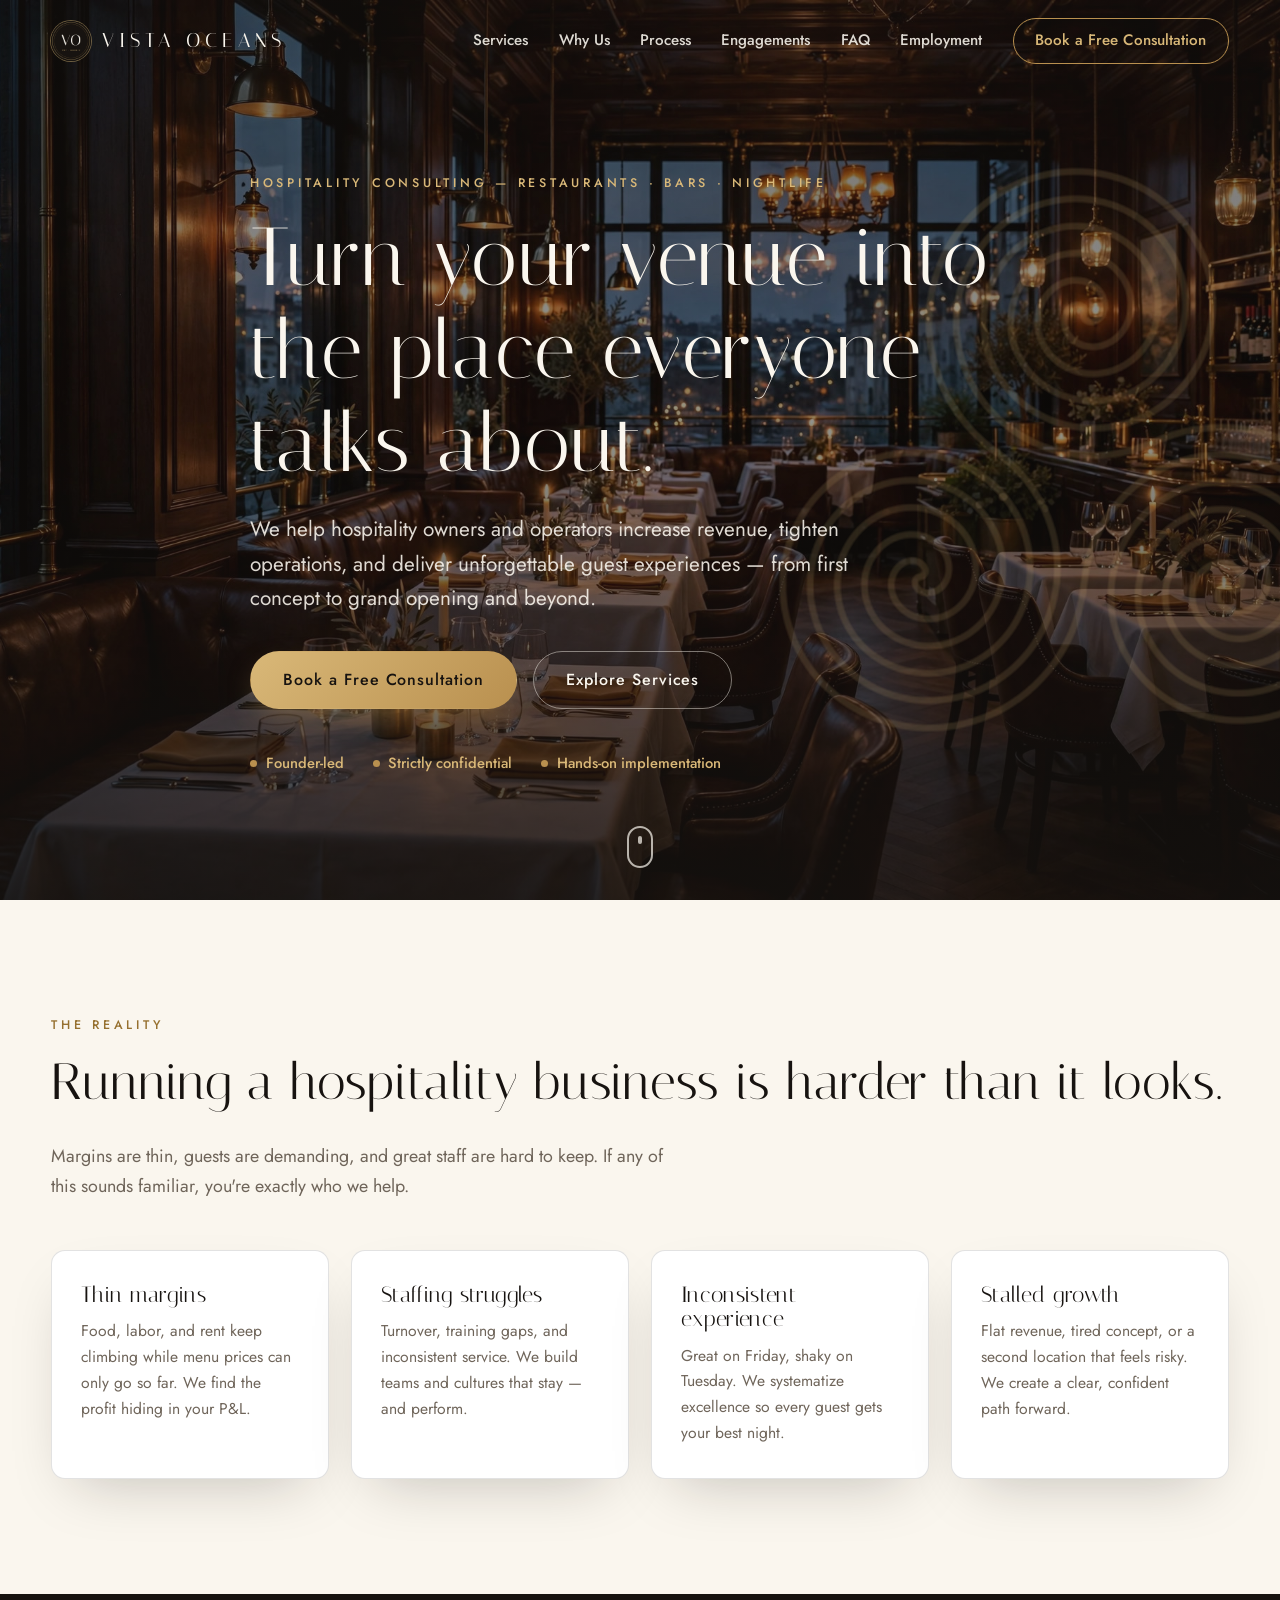
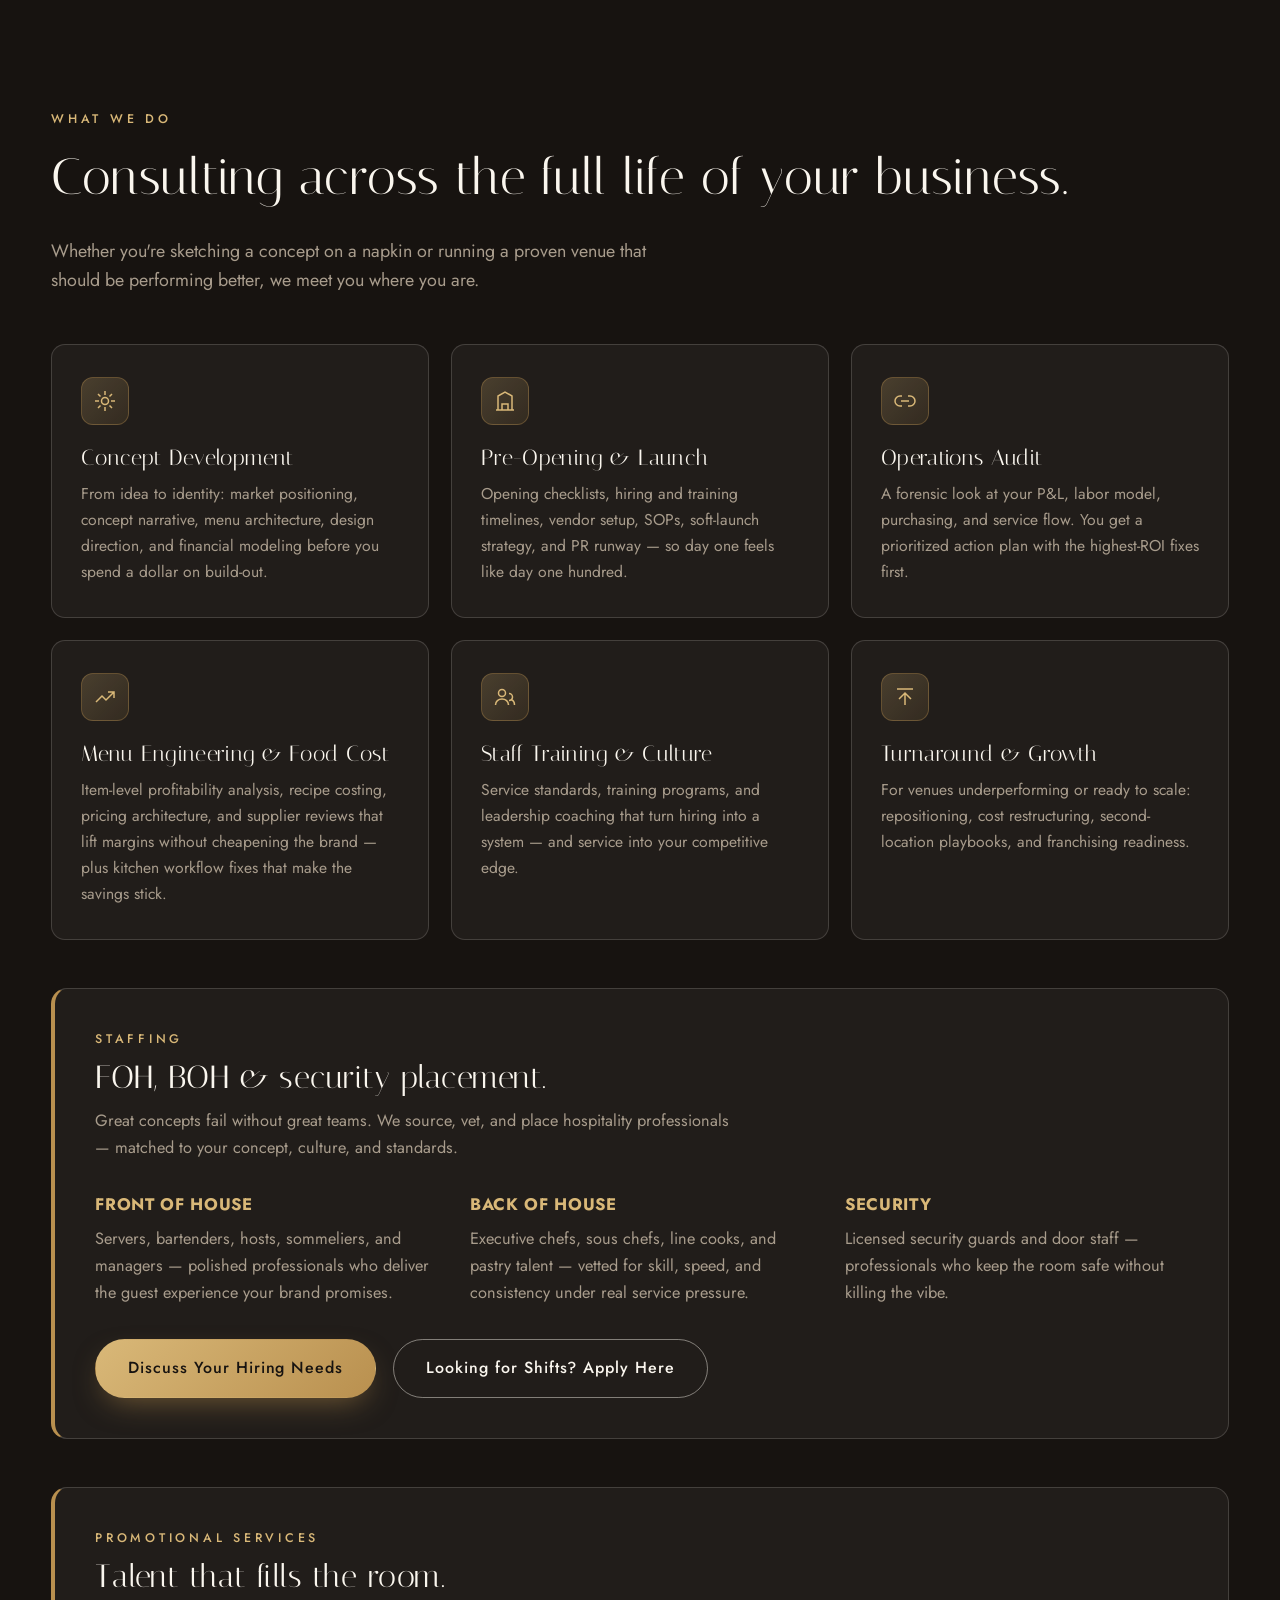
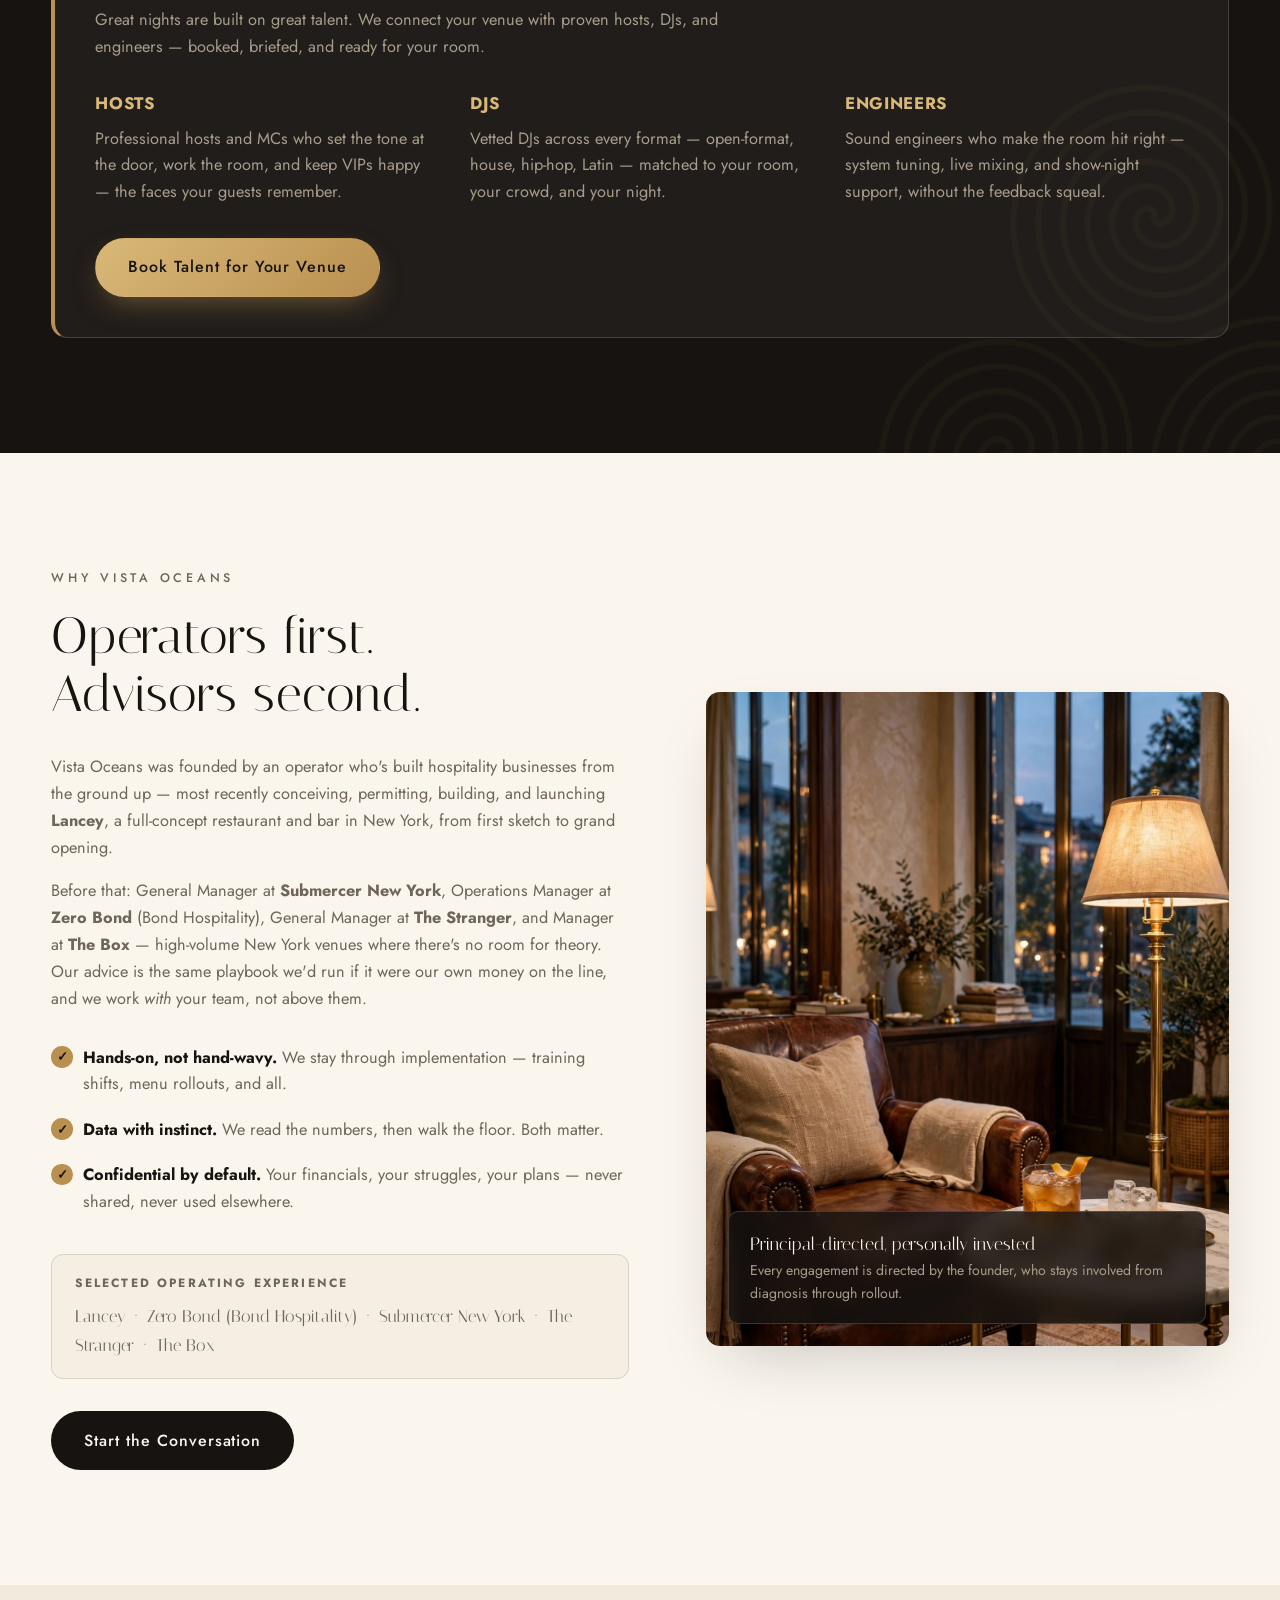
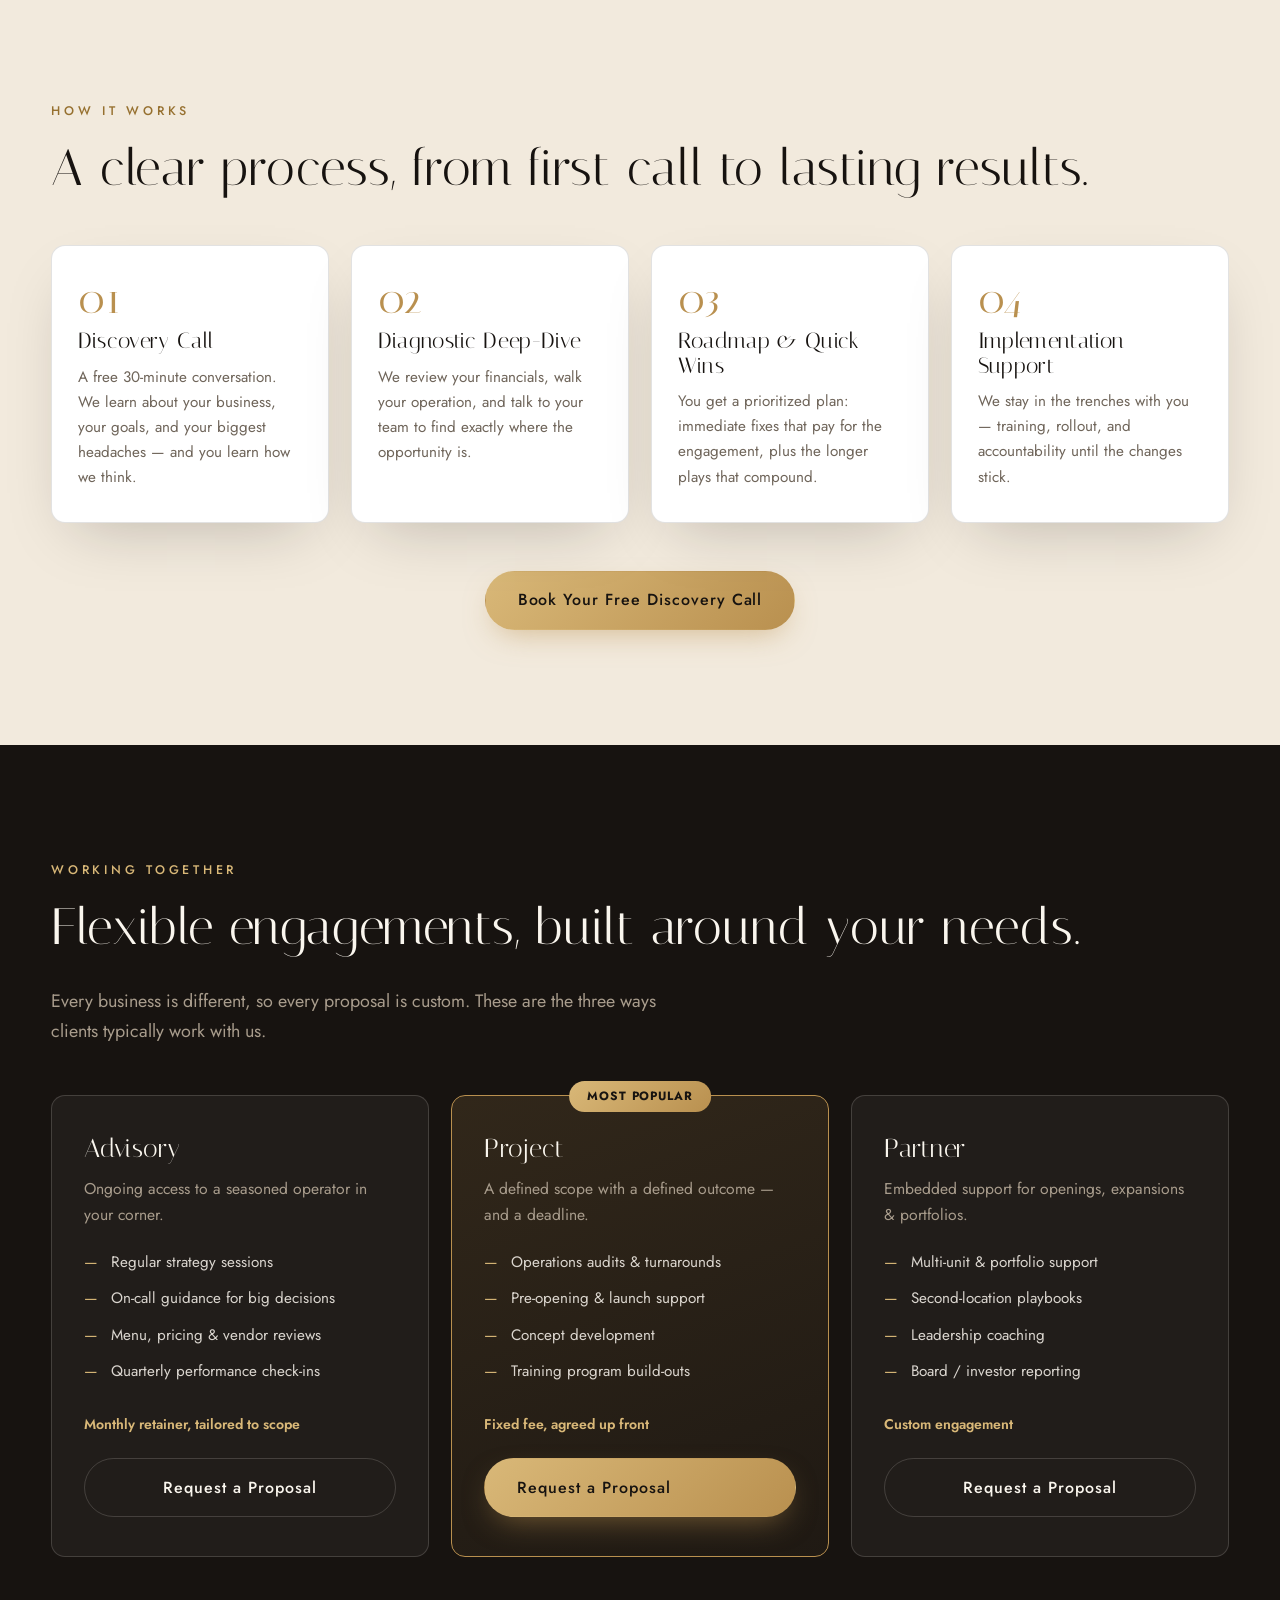
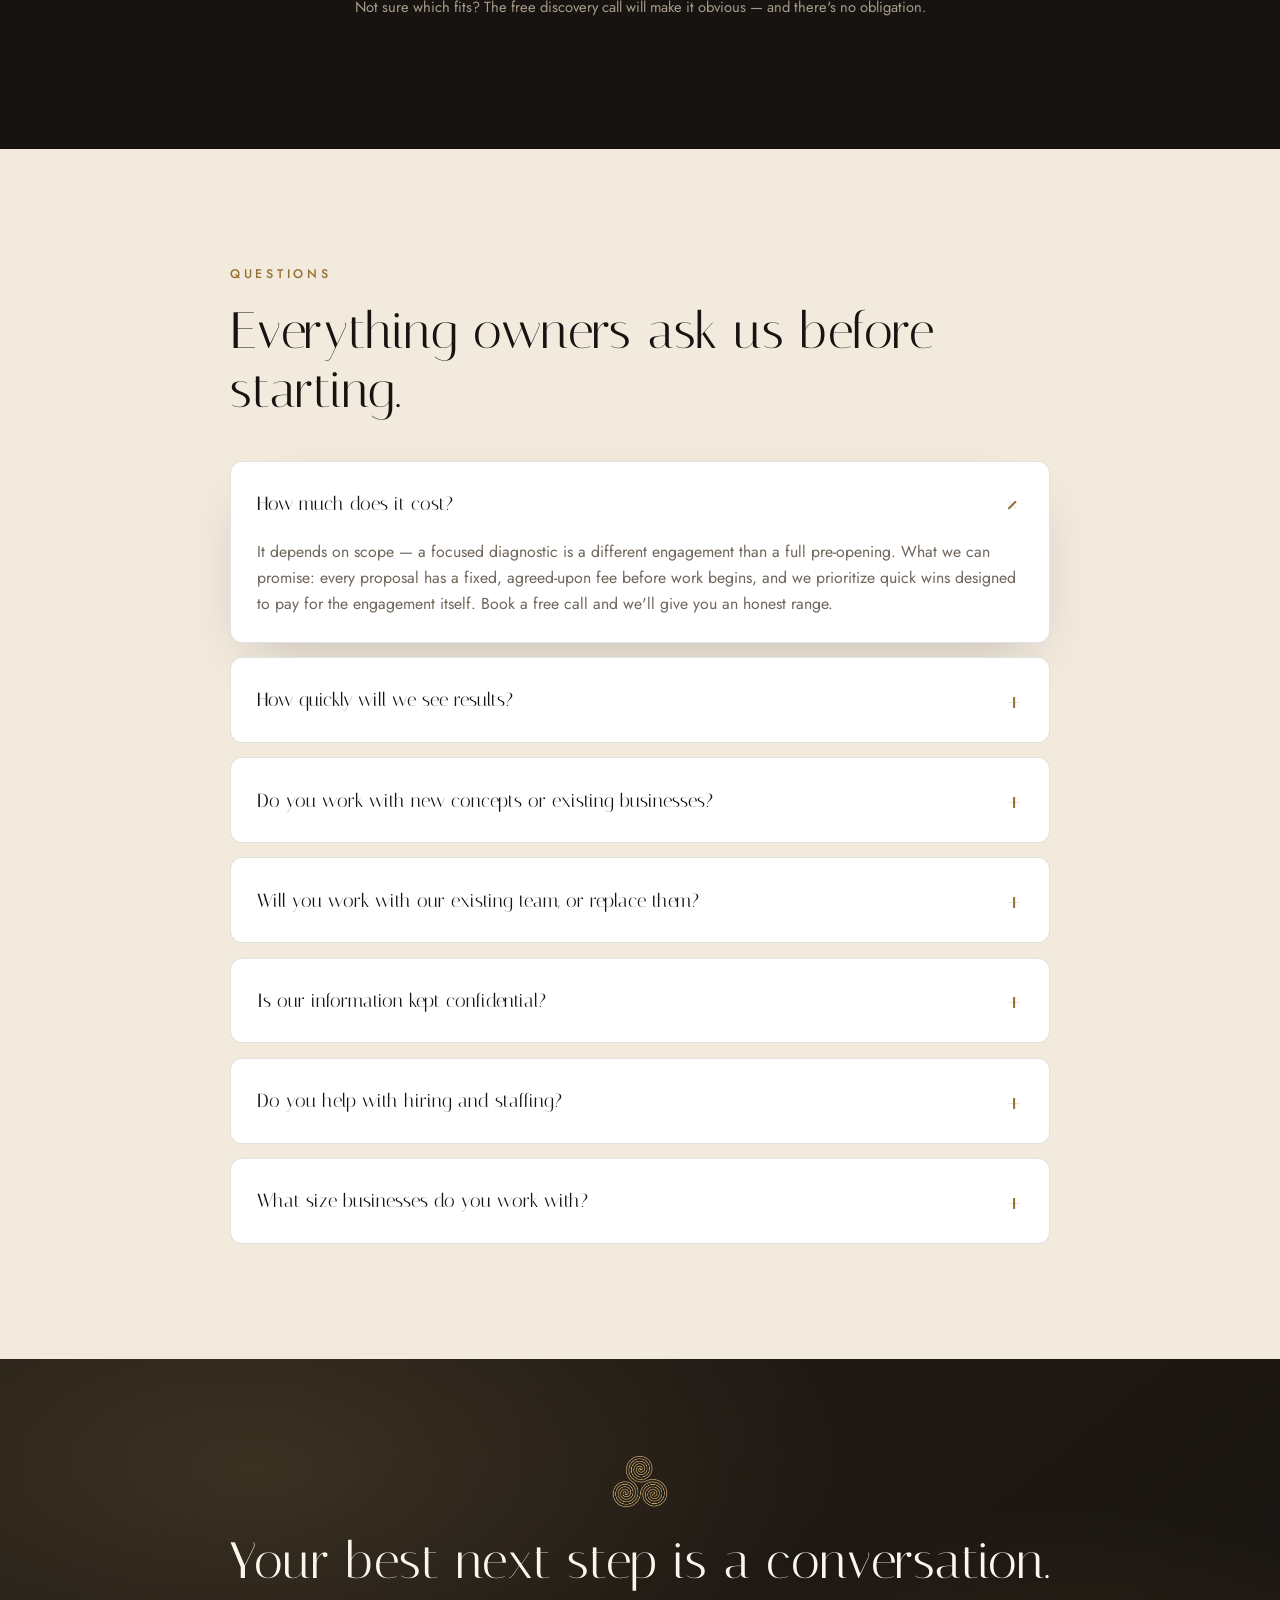
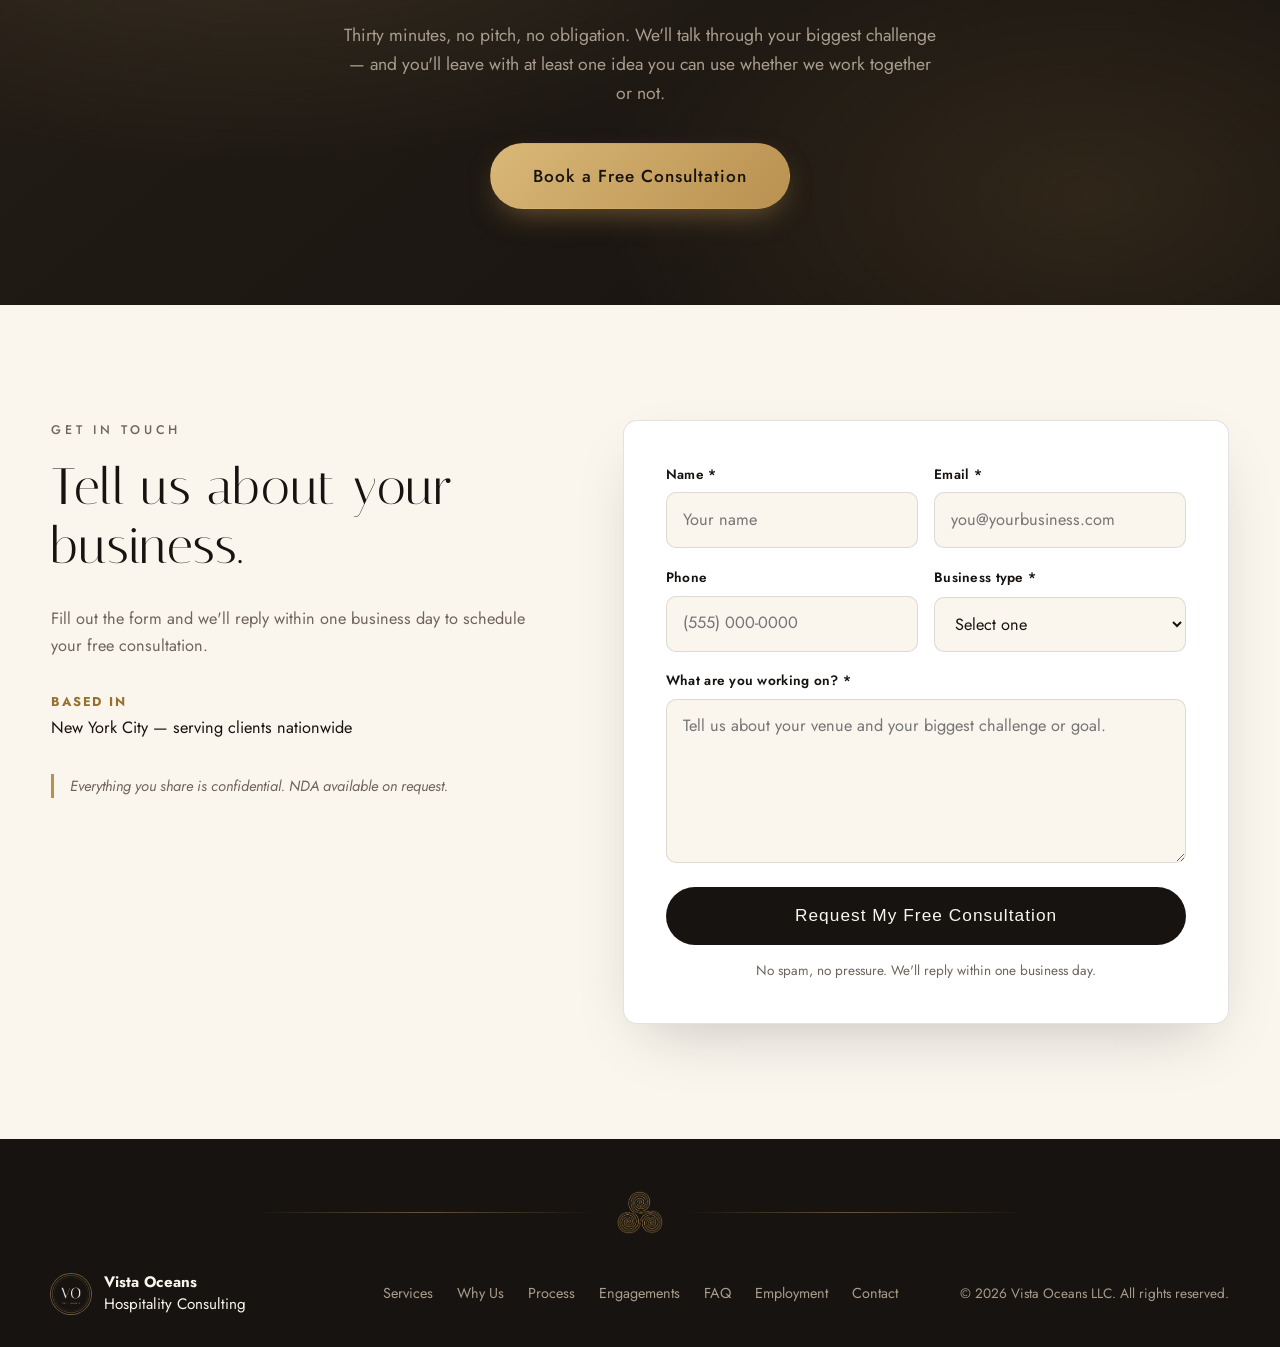
<file: index.html>
<!DOCTYPE html>
<html lang="en">
<head>
  <meta charset="UTF-8" />
  <meta name="viewport" content="width=device-width, initial-scale=1.0" />
  <title>Vista Oceans — Hospitality Consulting | Restaurants, Bars &amp; Nightlife</title>
  <meta name="description" content="Vista Oceans helps hospitality owners and operators increase revenue, tighten operations, and deliver unforgettable guest experiences. Book a free consultation." />
  <meta property="og:title" content="Vista Oceans — Hospitality Consulting" />
  <meta property="og:description" content="More revenue. Smoother operations. Happier guests. Hospitality consulting for restaurants, bars, and nightlife." />
  <meta property="og:type" content="website" />
  <meta property="og:image" content="assets/hero.jpg" />
  <link rel="icon" type="image/svg+xml" href="assets/favicon.svg" />
  <link rel="icon" type="image/png" sizes="256x256" href="assets/favicon.png" />
  <link rel="preconnect" href="https://fonts.googleapis.com" />
  <link rel="preconnect" href="https://fonts.gstatic.com" crossorigin />
  <link href="https://fonts.googleapis.com/css2?family=Italiana&family=Jost:ital,wght@0,300;0,400;0,500;0,600;1,400&family=Cormorant+Garamond:ital@1&display=swap" rel="stylesheet" />
  <link rel="stylesheet" href="styles.css?v=2" />
  <script type="application/ld+json">
  {
    "@context": "https://schema.org",
    "@type": "ProfessionalService",
    "name": "Vista Oceans LLC",
    "description": "Hospitality consulting for restaurants, bars, and nightlife: concept development, pre-opening, operations, revenue, and training.",
    "areaServed": "United States",
    "priceRange": "$$"
  }
  </script>
</head>
<body>

  <!-- ============ HEADER ============ -->
  <header class="site-header" id="siteHeader">
    <div class="container header-inner">
      <a href="#top" class="brand" aria-label="Vista Oceans home">
        <img class="brand-mark" src="assets/seal-ink.png" alt="Vista Oceans seal" />
        <span class="brand-text">Vista Oceans</span>
      </a>
      <nav class="main-nav" id="mainNav" aria-label="Primary">
        <a href="#services">Services</a>
        <a href="#why">Why Us</a>
        <a href="#process">Process</a>
        <a href="#engagements">Engagements</a>
        <a href="#faq">FAQ</a>
        <a href="employment.html">Employment</a>
        <a href="#contact" class="nav-cta">Book a Free Consultation</a>
      </nav>
      <button class="nav-toggle" id="navToggle" aria-label="Open menu" aria-expanded="false">
        <span></span><span></span><span></span>
      </button>
    </div>
  </header>

  <main id="top">

    <!-- ============ HERO ============ -->
    <section class="hero">
      <div class="hero-bg" role="img" aria-label="Elegant restaurant dining room in warm evening light"></div>
      <div class="hero-overlay"></div>
      <img class="hero-triskele" src="assets/triskele-champagne.webp" alt="" aria-hidden="true" />
      <div class="container hero-content">
        <p class="eyebrow light reveal">Hospitality Consulting &mdash; Restaurants &middot; Bars &middot; Nightlife</p>
        <h1 class="reveal">Turn your venue into the place everyone talks about.</h1>
        <p class="hero-sub reveal">We help hospitality owners and operators increase revenue, tighten operations, and deliver unforgettable guest experiences &mdash; from first concept to grand opening and beyond.</p>
        <div class="hero-ctas reveal">
          <a href="#contact" class="btn btn-gold">Book a Free Consultation</a>
          <a href="#services" class="btn btn-ghost">Explore Services</a>
        </div>
        <ul class="hero-trust reveal">
          <li>Founder-led</li>
          <li>Strictly confidential</li>
          <li>Hands-on implementation</li>
        </ul>
      </div>
      <a href="#pain" class="scroll-hint" aria-label="Scroll to learn more"><span></span></a>
    </section>

    <!-- ============ PAIN POINTS ============ -->
    <section class="section" id="pain">
      <div class="container">
        <p class="eyebrow reveal">The reality</p>
        <h2 class="reveal">Running a hospitality business is harder than it looks.</h2>
        <p class="section-sub reveal">Margins are thin, guests are demanding, and great staff are hard to keep. If any of this sounds familiar, you're exactly who we help.</p>
        <div class="grid grid-4">
          <article class="card reveal">
            <h3>Thin margins</h3>
            <p>Food, labor, and rent keep climbing while menu prices can only go so far. We find the profit hiding in your P&amp;L.</p>
          </article>
          <article class="card reveal">
            <h3>Staffing struggles</h3>
            <p>Turnover, training gaps, and inconsistent service. We build teams and cultures that stay &mdash; and perform.</p>
          </article>
          <article class="card reveal">
            <h3>Inconsistent experience</h3>
            <p>Great on Friday, shaky on Tuesday. We systematize excellence so every guest gets your best night.</p>
          </article>
          <article class="card reveal">
            <h3>Stalled growth</h3>
            <p>Flat revenue, tired concept, or a second location that feels risky. We create a clear, confident path forward.</p>
          </article>
        </div>
      </div>
    </section>

    <!-- ============ SERVICES ============ -->
    <section class="section section-dark" id="services">
      <img class="triskele-watermark" src="assets/triskele-gold.webp" alt="" aria-hidden="true" />
      <div class="container">
        <p class="eyebrow light reveal">What we do</p>
        <h2 class="reveal">Consulting across the full life of your business.</h2>
        <p class="section-sub reveal">Whether you're sketching a concept on a napkin or running a proven venue that should be performing better, we meet you where you are.</p>
        <div class="grid grid-3">
          <article class="card card-dark reveal">
            <div class="card-icon" aria-hidden="true">
              <svg viewBox="0 0 24 24" fill="none" stroke="currentColor" stroke-width="1.5"><path d="M12 2v4M12 18v4M2 12h4M18 12h4M5 5l2.5 2.5M16.5 16.5L19 19M19 5l-2.5 2.5M7.5 16.5L5 19"/><circle cx="12" cy="12" r="3.5"/></svg>
            </div>
            <h3>Concept Development</h3>
            <p>From idea to identity: market positioning, concept narrative, menu architecture, design direction, and financial modeling before you spend a dollar on build-out.</p>
          </article>
          <article class="card card-dark reveal">
            <div class="card-icon" aria-hidden="true">
              <svg viewBox="0 0 24 24" fill="none" stroke="currentColor" stroke-width="1.5"><path d="M3 21h18M5 21V7l7-4 7 4v14M9 21v-6h6v6M9 10h.01M15 10h.01M9 13.5h.01M15 13.5h.01"/></svg>
            </div>
            <h3>Pre-Opening &amp; Launch</h3>
            <p>Opening checklists, hiring and training timelines, vendor setup, SOPs, soft-launch strategy, and PR runway &mdash; so day one feels like day one hundred.</p>
          </article>
          <article class="card card-dark reveal">
            <div class="card-icon" aria-hidden="true">
              <svg viewBox="0 0 24 24" fill="none" stroke="currentColor" stroke-width="1.5"><path d="M9 17H7a5 5 0 010-10h2M15 7h2a5 5 0 010 10h-2M8 12h8"/></svg>
            </div>
            <h3>Operations Audit</h3>
            <p>A forensic look at your P&amp;L, labor model, purchasing, and service flow. You get a prioritized action plan with the highest-ROI fixes first.</p>
          </article>
          <article class="card card-dark reveal">
            <div class="card-icon" aria-hidden="true">
              <svg viewBox="0 0 24 24" fill="none" stroke="currentColor" stroke-width="1.5"><path d="M3 17l6-6 4 4 8-8M15 7h6v6"/></svg>
            </div>
            <h3>Menu Engineering &amp; Food Cost</h3>
            <p>Item-level profitability analysis, recipe costing, pricing architecture, and supplier reviews that lift margins without cheapening the brand &mdash; plus kitchen workflow fixes that make the savings stick.</p>
          </article>
          <article class="card card-dark reveal">
            <div class="card-icon" aria-hidden="true">
              <svg viewBox="0 0 24 24" fill="none" stroke="currentColor" stroke-width="1.5"><circle cx="9" cy="8" r="3.5"/><path d="M2.5 20c0-3.6 2.9-6 6.5-6s6.5 2.4 6.5 6M16 8.5a3.5 3.5 0 010 7M18.5 14.7c1.9.7 3 2.3 3 5.3"/></svg>
            </div>
            <h3>Staff Training &amp; Culture</h3>
            <p>Service standards, training programs, and leadership coaching that turn hiring into a system &mdash; and service into your competitive edge.</p>
          </article>
          <article class="card card-dark reveal">
            <div class="card-icon" aria-hidden="true">
              <svg viewBox="0 0 24 24" fill="none" stroke="currentColor" stroke-width="1.5"><path d="M12 20V8M6 14l6-6 6 6M4 4h16"/></svg>
            </div>
            <h3>Turnaround &amp; Growth</h3>
            <p>For venues underperforming or ready to scale: repositioning, cost restructuring, second-location playbooks, and franchising readiness.</p>
          </article>
        </div>
        <div class="staffing-panel reveal">
          <div class="staffing-intro">
            <p class="eyebrow light">Staffing</p>
            <h3>FOH, BOH &amp; security placement.</h3>
            <p>Great concepts fail without great teams. We source, vet, and place hospitality professionals &mdash; matched to your concept, culture, and standards.</p>
          </div>
          <div class="staffing-cols">
            <div class="staffing-col">
              <h4>Front of House</h4>
              <p>Servers, bartenders, hosts, sommeliers, and managers &mdash; polished professionals who deliver the guest experience your brand promises.</p>
            </div>
            <div class="staffing-col">
              <h4>Back of House</h4>
              <p>Executive chefs, sous chefs, line cooks, and pastry talent &mdash; vetted for skill, speed, and consistency under real service pressure.</p>
            </div>
            <div class="staffing-col">
              <h4>Security</h4>
              <p>Licensed security guards and door staff &mdash; professionals who keep the room safe without killing the vibe.</p>
            </div>
          </div>
          <a href="#contact" class="btn btn-gold">Discuss Your Hiring Needs</a>
          <a href="employment.html" class="btn btn-ghost" style="margin-left:.75rem;">Looking for Shifts? Apply Here</a>
        </div>
        <div class="staffing-panel reveal">
          <div class="staffing-intro">
            <p class="eyebrow light">Promotional services</p>
            <h3>Talent that fills the room.</h3>
            <p>Great nights are built on great talent. We connect your venue with proven hosts, DJs, and engineers &mdash; booked, briefed, and ready for your room.</p>
          </div>
          <div class="staffing-cols">
            <div class="staffing-col">
              <h4>Hosts</h4>
              <p>Professional hosts and MCs who set the tone at the door, work the room, and keep VIPs happy &mdash; the faces your guests remember.</p>
            </div>
            <div class="staffing-col">
              <h4>DJs</h4>
              <p>Vetted DJs across every format &mdash; open-format, house, hip-hop, Latin &mdash; matched to your room, your crowd, and your night.</p>
            </div>
            <div class="staffing-col">
              <h4>Engineers</h4>
              <p>Sound engineers who make the room hit right &mdash; system tuning, live mixing, and show-night support, without the feedback squeal.</p>
            </div>
          </div>
          <a href="#contact" class="btn btn-gold">Book Talent for Your Venue</a>
        </div>
      </div>
    </section>

    <!-- ============ WHY US ============ -->
    <section class="section" id="why">
      <div class="container why-grid">
        <div class="why-copy">
          <p class="eyebrow reveal">Why Vista Oceans</p>
          <h2 class="reveal">Operators first.<br />Advisors second.</h2>
          <p class="reveal">Vista Oceans was founded by an operator who's built hospitality businesses from the ground up &mdash; most recently conceiving, permitting, building, and launching <strong>Lancey</strong>, a full-concept restaurant and bar in New York, from first sketch to grand opening.</p>
          <p class="reveal">Before that: General Manager at <strong>Submercer New York</strong>, Operations Manager at <strong>Zero Bond</strong> (Bond Hospitality), General Manager at <strong>The Stranger</strong>, and Manager at <strong>The Box</strong> &mdash; high-volume New York venues where there's no room for theory. Our advice is the same playbook we'd run if it were our own money on the line, and we work <em>with</em> your team, not above them.</p>
          <ul class="why-list">
            <li class="reveal"><strong>Hands-on, not hand-wavy.</strong> We stay through implementation &mdash; training shifts, menu rollouts, and all.</li>
            <li class="reveal"><strong>Data with instinct.</strong> We read the numbers, then walk the floor. Both matter.</li>
            <li class="reveal"><strong>Confidential by default.</strong> Your financials, your struggles, your plans &mdash; never shared, never used elsewhere.</li>
          </ul>
          <div class="track-record reveal">
            <p class="track-label">Selected operating experience</p>
            <p class="track-names">Lancey &nbsp;&middot;&nbsp; Zero Bond (Bond Hospitality) &nbsp;&middot;&nbsp; Submercer New York &nbsp;&middot;&nbsp; The Stranger &nbsp;&middot;&nbsp; The Box</p>
          </div>
          <a href="#contact" class="btn btn-dark reveal">Start the Conversation</a>
        </div>
        <div class="why-media reveal">
          <img src="assets/about.jpg" alt="Warm, sophisticated restaurant lounge" loading="lazy" />
          <div class="why-caption">
            <p class="why-caption-title">Principal-directed, personally invested</p>
            <p class="why-caption-sub">Every engagement is directed by the founder, who stays involved from diagnosis through rollout.</p>
          </div>
        </div>
      </div>
    </section>

    <!-- ============ PROCESS ============ -->
    <section class="section section-cream" id="process">
      <div class="container">
        <p class="eyebrow reveal">How it works</p>
        <h2 class="reveal">A clear process, from first call to lasting results.</h2>
        <ol class="process">
          <li class="reveal">
            <span class="process-num">01</span>
            <h3>Discovery Call</h3>
            <p>A free 30-minute conversation. We learn about your business, your goals, and your biggest headaches &mdash; and you learn how we think.</p>
          </li>
          <li class="reveal">
            <span class="process-num">02</span>
            <h3>Diagnostic Deep-Dive</h3>
            <p>We review your financials, walk your operation, and talk to your team to find exactly where the opportunity is.</p>
          </li>
          <li class="reveal">
            <span class="process-num">03</span>
            <h3>Roadmap &amp; Quick Wins</h3>
            <p>You get a prioritized plan: immediate fixes that pay for the engagement, plus the longer plays that compound.</p>
          </li>
          <li class="reveal">
            <span class="process-num">04</span>
            <h3>Implementation Support</h3>
            <p>We stay in the trenches with you &mdash; training, rollout, and accountability until the changes stick.</p>
          </li>
        </ol>
        <div class="center reveal">
          <a href="#contact" class="btn btn-gold">Book Your Free Discovery Call</a>
        </div>
      </div>
    </section>

    <!-- ============ ENGAGEMENTS / PRICING ============ -->
    <section class="section section-dark" id="engagements">
      <div class="container">
        <p class="eyebrow light reveal">Working together</p>
        <h2 class="reveal">Flexible engagements, built around your needs.</h2>
        <p class="section-sub reveal">Every business is different, so every proposal is custom. These are the three ways clients typically work with us.</p>
        <div class="grid grid-3">
          <article class="price-card reveal">
            <h3>Advisory</h3>
            <p class="price-desc">Ongoing access to a seasoned operator in your corner.</p>
            <ul>
              <li>Regular strategy sessions</li>
              <li>On-call guidance for big decisions</li>
              <li>Menu, pricing &amp; vendor reviews</li>
              <li>Quarterly performance check-ins</li>
            </ul>
            <p class="price-note">Monthly retainer, tailored to scope</p>
            <a href="#contact" class="btn btn-outline-light">Request a Proposal</a>
          </article>
          <article class="price-card price-featured reveal">
            <span class="price-badge">Most popular</span>
            <h3>Project</h3>
            <p class="price-desc">A defined scope with a defined outcome &mdash; and a deadline.</p>
            <ul>
              <li>Operations audits &amp; turnarounds</li>
              <li>Pre-opening &amp; launch support</li>
              <li>Concept development</li>
              <li>Training program build-outs</li>
            </ul>
            <p class="price-note">Fixed fee, agreed up front</p>
            <a href="#contact" class="btn btn-gold">Request a Proposal</a>
          </article>
          <article class="price-card reveal">
            <h3>Partner</h3>
            <p class="price-desc">Embedded support for openings, expansions &amp; portfolios.</p>
            <ul>
              <li>Multi-unit &amp; portfolio support</li>
              <li>Second-location playbooks</li>
              <li>Leadership coaching</li>
              <li>Board / investor reporting</li>
            </ul>
            <p class="price-note">Custom engagement</p>
            <a href="#contact" class="btn btn-outline-light">Request a Proposal</a>
          </article>
        </div>
        <p class="fineprint reveal">Not sure which fits? The free discovery call will make it obvious &mdash; and there's no obligation.</p>
      </div>
    </section>

    <!-- ============ FAQ ============ -->
    <section class="section section-cream" id="faq">
      <div class="container narrow">
        <p class="eyebrow reveal">Questions</p>
        <h2 class="reveal">Everything owners ask us before starting.</h2>
        <div class="faq">
          <details class="reveal" open>
            <summary>How much does it cost?</summary>
            <p>It depends on scope &mdash; a focused diagnostic is a different engagement than a full pre-opening. What we can promise: every proposal has a fixed, agreed-upon fee before work begins, and we prioritize quick wins designed to pay for the engagement itself. Book a free call and we'll give you an honest range.</p>
          </details>
          <details class="reveal">
            <summary>How quickly will we see results?</summary>
            <p>Engagements typically target measurable improvement within 30&ndash;60 days &mdash; usually in labor cost, purchasing, or average check. Deeper cultural and brand changes compound over 6&ndash;12 months. We'll tell you upfront what's fast and what's slow.</p>
          </details>
          <details class="reveal">
            <summary>Do you work with new concepts or existing businesses?</summary>
            <p>Both. We help new concepts launch right, and we help existing venues perform better or expand. The diagnostic process adapts to either.</p>
          </details>
          <details class="reveal">
            <summary>Will you work with our existing team, or replace them?</summary>
            <p>With them &mdash; always. Our job is to make your people better, not to bring in outsiders. We train, coach, and build systems your team can run long after we're gone.</p>
          </details>
          <details class="reveal">
            <summary>Is our information kept confidential?</summary>
            <p>Completely. We're happy to sign an NDA before we talk numbers. We never share your financials or strategies.</p>
          </details>
          <details class="reveal">
            <summary>Do you help with hiring and staffing?</summary>
            <p>Yes. Alongside consulting, we place FOH and BOH talent &mdash; from servers and bartenders to executive chefs &mdash; plus licensed security guards and door staff. Everyone is sourced and vetted to fit your concept, culture, and standards.</p>
          </details>
          <details class="reveal">
            <summary>What size businesses do you work with?</summary>
            <p>Single independent venues through small multi-unit groups &mdash; typically owner-operated businesses. Reach out and we'll tell you honestly if we're the right fit.</p>
          </details>
        </div>
      </div>
    </section>

    <!-- ============ FINAL CTA ============ -->
    <section class="cta-band">
      <div class="container center">
        <img class="ornament-mark reveal" src="assets/triskele-champagne.webp" alt="" aria-hidden="true" />
        <h2 class="reveal">Your best next step is a conversation.</h2>
        <p class="reveal">Thirty minutes, no pitch, no obligation. We'll talk through your biggest challenge &mdash; and you'll leave with at least one idea you can use whether we work together or not.</p>
        <a href="#contact" class="btn btn-gold btn-lg reveal">Book a Free Consultation</a>
      </div>
    </section>

    <!-- ============ CONTACT ============ -->
    <section class="section" id="contact">
      <div class="container contact-grid">
        <div class="contact-copy">
          <p class="eyebrow reveal">Get in touch</p>
          <h2 class="reveal">Tell us about your business.</h2>
          <p class="reveal">Fill out the form and we'll reply within one business day to schedule your free consultation.</p>
          <ul class="contact-details reveal">
            <li><strong>Based in</strong>New York City &mdash; serving clients nationwide</li>
          </ul>
          <p class="confidential-note reveal">Everything you share is confidential. NDA available on request.</p>
        </div>
        <!--
          CONTACT FORM: powered by Netlify Forms (free, no email address
          in the page source). Submissions land in the Netlify dashboard;
          email notifications are configured there, not in this file.
        -->
        <form class="contact-form reveal" name="consultation" method="POST" data-netlify="true" netlify-honeypot="bot-field">
          <input type="hidden" name="form-name" value="consultation" />
          <p style="display:none"><label>Don't fill this out if you're human: <input name="bot-field" tabindex="-1" autocomplete="off" /></label></p>
          <div class="form-row">
            <div class="form-field">
              <label for="fName">Name *</label>
              <input id="fName" name="name" type="text" required autocomplete="name" placeholder="Your name" />
            </div>
            <div class="form-field">
              <label for="fEmail">Email *</label>
              <input id="fEmail" name="email" type="email" required autocomplete="email" placeholder="you@yourbusiness.com" />
            </div>
          </div>
          <div class="form-row">
            <div class="form-field">
              <label for="fPhone">Phone</label>
              <input id="fPhone" name="phone" type="tel" autocomplete="tel" placeholder="(555) 000-0000" />
            </div>
            <div class="form-field">
              <label for="fType">Business type *</label>
              <select id="fType" name="business_type" required>
                <option value="" disabled selected>Select one</option>
                <option>Restaurant</option>
                <option>Bar / Cocktail Bar</option>
                <option>Nightclub / Lounge</option>
                <option>Caf&eacute; / Bakery</option>
                <option>Multi-unit / Group</option>
                <option>New concept (pre-opening)</option>
                <option>Other</option>
              </select>
            </div>
          </div>
          <div class="form-field">
            <label for="fMsg">What are you working on? *</label>
            <textarea id="fMsg" name="message" rows="5" required placeholder="Tell us about your venue and your biggest challenge or goal."></textarea>
          </div>
          <button type="submit" class="btn btn-dark btn-lg">Request My Free Consultation</button>
          <p class="form-note">No spam, no pressure. We'll reply within one business day.</p>
        </form>
      </div>
    </section>

  </main>

  <!-- ============ FOOTER ============ -->
  <footer class="site-footer">
    <div class="container">
      <div class="footer-triskele" aria-hidden="true">
        <img src="assets/triskele-gold.webp" alt="" />
      </div>
    </div>
    <div class="container footer-inner">
      <div class="footer-brand">
        <img class="brand-mark" src="assets/seal-ink.png" alt="Vista Oceans seal" />
        <p><strong>Vista Oceans</strong><br />Hospitality Consulting</p>
      </div>
      <nav class="footer-nav" aria-label="Footer">
        <a href="#services">Services</a>
        <a href="#why">Why Us</a>
        <a href="#process">Process</a>
        <a href="#engagements">Engagements</a>
        <a href="#faq">FAQ</a>
        <a href="employment.html">Employment</a>
        <a href="#contact">Contact</a>
      </nav>
      <p class="footer-fine">&copy; <span id="year">2026</span> Vista Oceans LLC. All rights reserved.</p>
    </div>
  </footer>

  <!-- Sticky mobile CTA -->
  <a href="#contact" class="sticky-cta" id="stickyCta">Book a Free Consultation</a>

  <script src="script.js" defer></script>
</body>
</html>
</file>
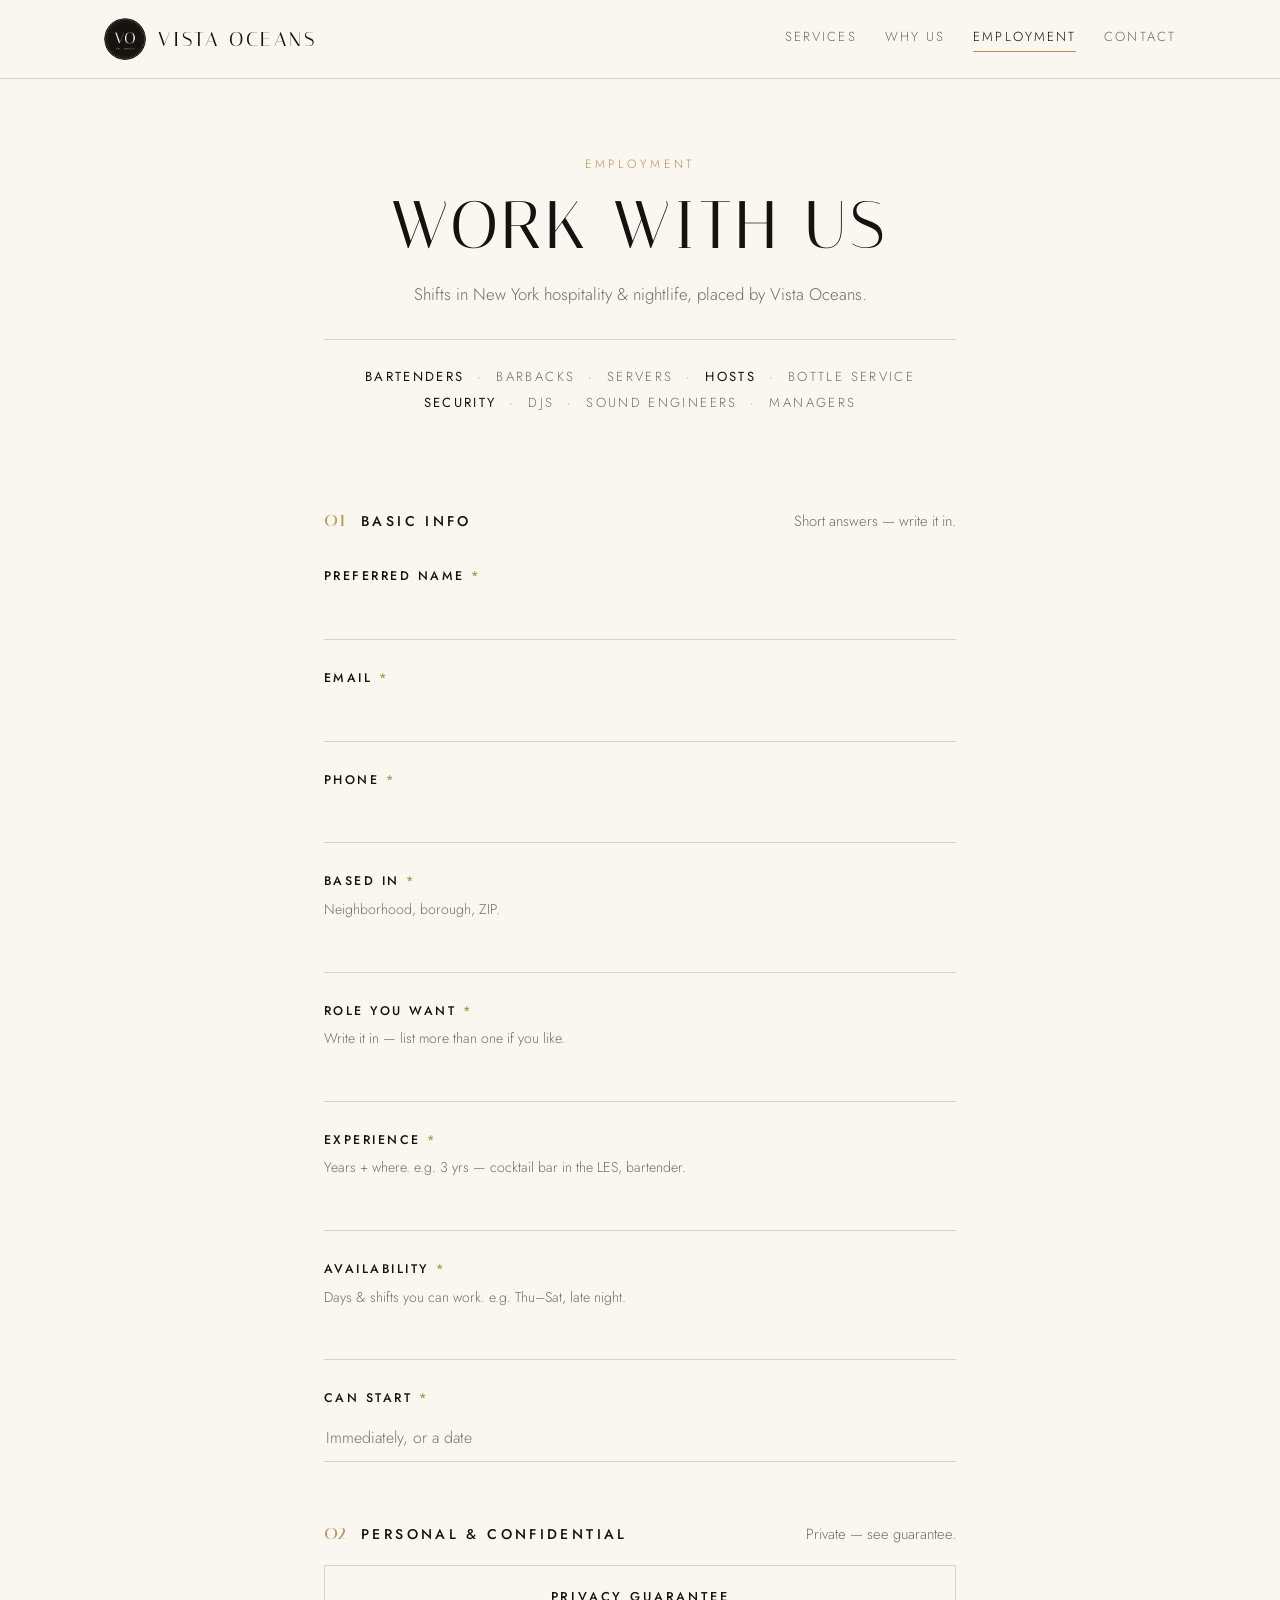
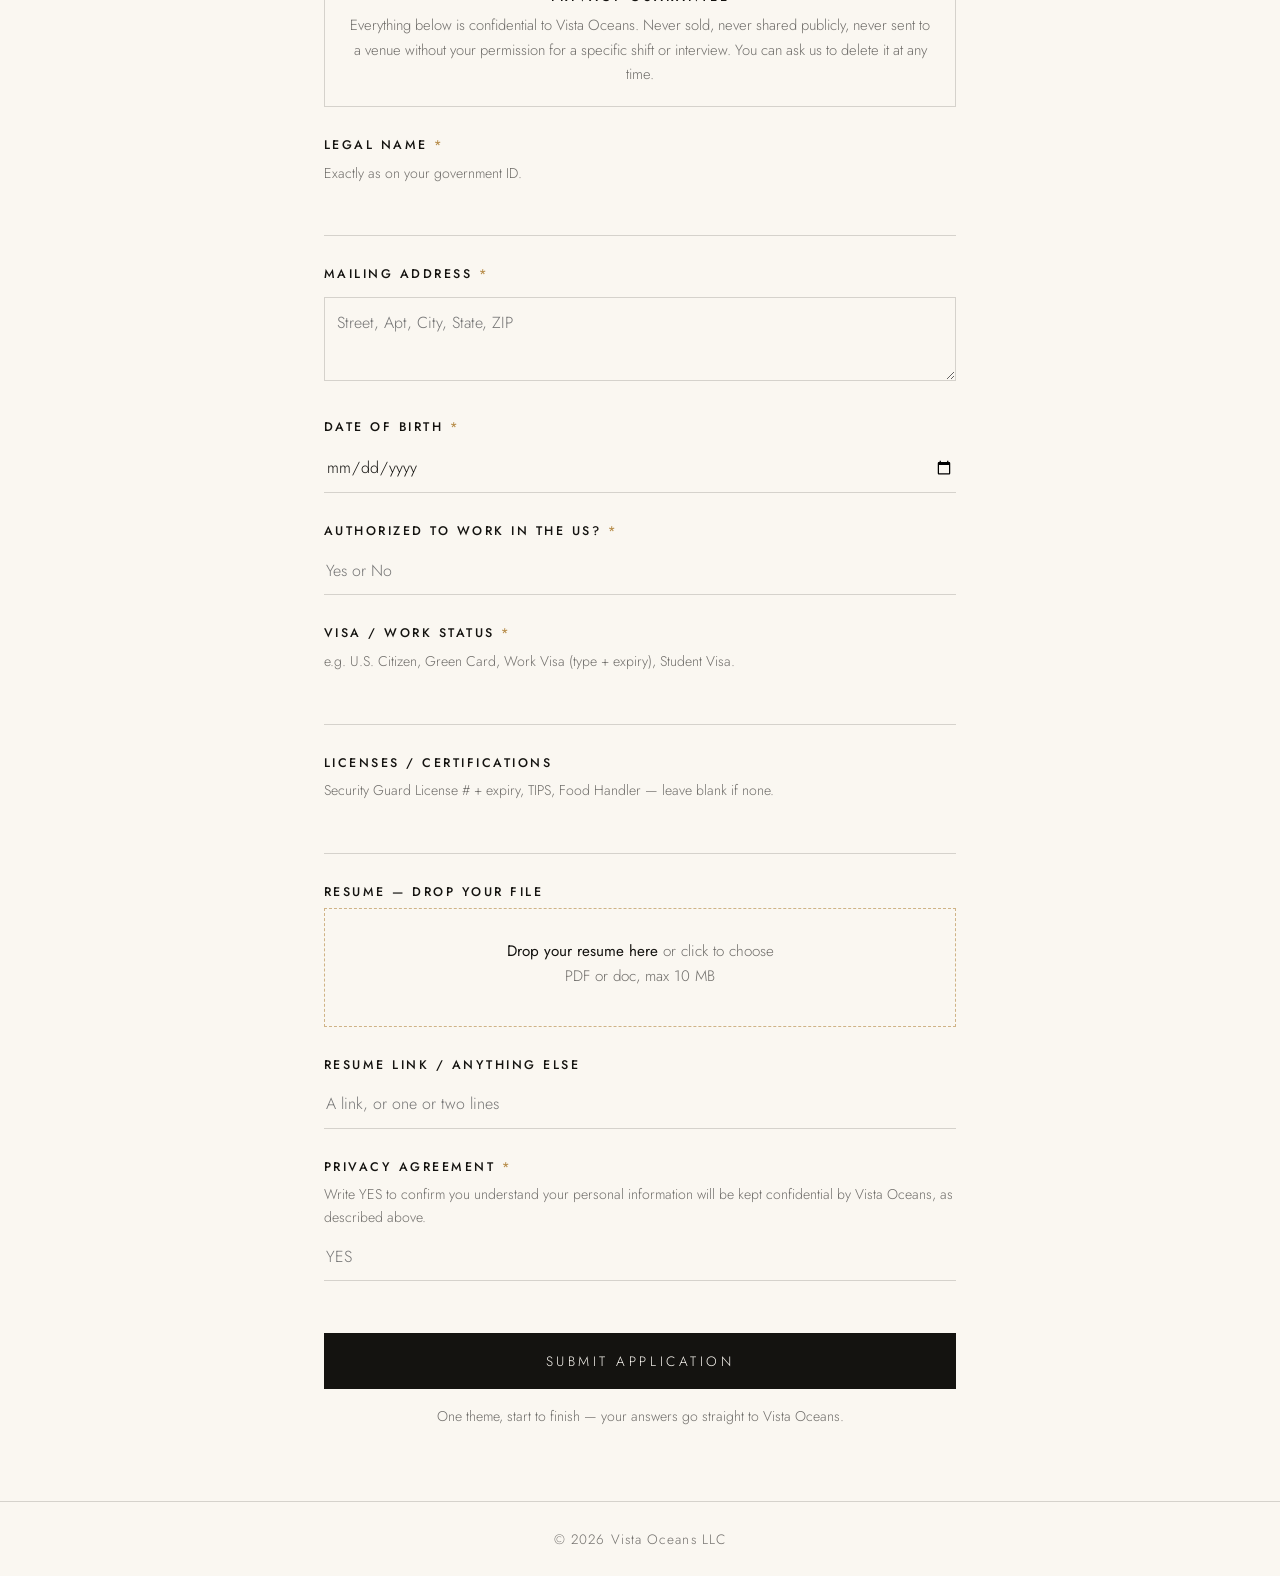
<file: employment.html>
<!DOCTYPE html>
<html lang="en">
<head>
<meta charset="UTF-8" />
<meta name="viewport" content="width=device-width, initial-scale=1.0" />
<title>Employment — Vista Oceans</title>
<meta name="description" content="Shifts for bartenders, security, hosts and hospitality staff in New York. Apply to Vista Oceans." />
<link rel="icon" type="image/svg+xml" href="assets/favicon.svg" />
<link rel="icon" type="image/png" sizes="256x256" href="assets/favicon.png" />
<link rel="preconnect" href="https://fonts.googleapis.com" />
<link rel="preconnect" href="https://fonts.gstatic.com" crossorigin />
<link href="https://fonts.googleapis.com/css2?family=Italiana&family=Jost:wght@300;400;500&display=swap" rel="stylesheet" />
<style>
  :root{ --ink:#141310; --cream:#faf7f1; --gold:#b9904f; --line:rgba(20,19,16,.16); --muted:rgba(20,19,16,.60); }
  *{margin:0;padding:0;box-sizing:border-box}
  body{background:var(--cream);color:var(--ink);font-family:'Jost',sans-serif;font-weight:300;line-height:1.65;-webkit-font-smoothing:antialiased}
  a{color:inherit}
  .wrap{max-width:680px;margin:0 auto;padding:0 24px}
  header{border-bottom:1px solid var(--line)}
  .bar{max-width:1120px;margin:0 auto;padding:18px 24px;display:flex;align-items:center;justify-content:space-between;gap:16px}
  .brand{display:flex;align-items:center;gap:12px;text-decoration:none}
  .brand img{width:42px;height:42px;border-radius:50%;object-fit:cover;display:block}
  .brand span{font-family:'Italiana',serif;font-size:1.25rem;letter-spacing:.14em;text-transform:uppercase}
  nav{display:flex;gap:28px;font-size:.82rem;letter-spacing:.16em;text-transform:uppercase}
  nav a{text-decoration:none;color:var(--muted)}
  nav a[aria-current]{color:var(--ink);border-bottom:1px solid var(--gold);padding-bottom:3px}
  @media(max-width:760px){nav a:not([aria-current]){display:none}}
  .hero{padding:76px 0 8px;text-align:center}
  .eyebrow{font-size:.75rem;letter-spacing:.32em;text-transform:uppercase;color:var(--gold);margin-bottom:16px}
  h1{font-family:'Italiana',serif;font-weight:400;font-size:clamp(2.6rem,7vw,4.2rem);letter-spacing:.06em;text-transform:uppercase;line-height:1.05}
  .sub{max-width:480px;margin:20px auto 0;color:var(--muted);font-size:1.05rem}
  .roles{margin-top:30px;padding-top:24px;border-top:1px solid var(--line);font-size:.82rem;letter-spacing:.18em;text-transform:uppercase;color:var(--muted);line-height:2}
  .roles b{color:var(--ink);font-weight:400}
  form{padding:24px 0 8px}
  .sec{display:flex;align-items:baseline;gap:14px;margin:52px 0 6px}
  .sec .n{font-family:'Italiana',serif;font-size:1.4rem;color:var(--gold)}
  .sec h2{font-size:.88rem;letter-spacing:.24em;text-transform:uppercase;font-weight:500}
  .sec p{color:var(--muted);font-size:.92rem;margin-left:auto;text-align:right}
  @media(max-width:560px){.sec p{display:none}}
  .privacy{border:1px solid var(--line);padding:20px 24px;margin:14px 0 4px;text-align:center}
  .privacy h3{font-size:.8rem;letter-spacing:.22em;text-transform:uppercase;font-weight:500;margin-bottom:6px}
  .privacy p{color:var(--muted);font-size:.92rem}
  .field{margin-top:28px}
  label{display:block;font-size:.78rem;letter-spacing:.20em;text-transform:uppercase;font-weight:500;margin-bottom:6px}
  label i{color:var(--gold);font-style:normal}
  .hint{font-size:.88rem;color:var(--muted);margin-bottom:4px}
  input[type=text],input[type=email],input[type=tel],input[type=date],textarea{width:100%;background:transparent;border:0;border-bottom:1px solid var(--line);padding:10px 2px;font:inherit;font-weight:300;color:var(--ink);border-radius:0;outline:none;transition:border-color .2s}
  textarea{border:1px solid var(--line);padding:12px;margin-top:6px;resize:vertical;min-height:84px}
  input:focus,textarea:focus{border-color:var(--gold)}
  .drop{margin-top:6px;border:1px dashed rgba(185,144,79,.65);padding:30px 20px;text-align:center;cursor:pointer;transition:background .2s}
  .drop:hover,.drop.over{background:rgba(185,144,79,.07)}
  .drop p{color:var(--muted);font-size:.95rem}
  .drop b{color:var(--ink);font-weight:400}
  .drop .fname{color:var(--ink);margin-top:6px;font-size:.92rem}
  button[type=submit]{display:block;width:100%;margin:52px 0 0;background:var(--ink);color:var(--cream);border:0;padding:17px;font:inherit;font-size:.85rem;letter-spacing:.26em;text-transform:uppercase;cursor:pointer;transition:background .2s}
  button[type=submit]:hover{background:#000}
  .fine{text-align:center;color:var(--muted);font-size:.88rem;padding:16px 0 64px}
  .thanks{display:none;text-align:center;padding:72px 0 96px}
  .thanks h2{font-family:'Italiana',serif;font-weight:400;font-size:2.2rem;letter-spacing:.06em;text-transform:uppercase;margin-bottom:12px}
  .thanks p{color:var(--muted)}
  footer{border-top:1px solid var(--line);padding:26px 24px;text-align:center;color:var(--muted);font-size:.85rem;letter-spacing:.08em}
</style>
</head>
<body>

<header>
  <div class="bar">
    <a class="brand" href="index.html"><img src="assets/seal-round.png" alt="Vista Oceans seal" /><span>Vista Oceans</span></a>
    <nav aria-label="Primary">
      <a href="index.html#services">Services</a>
      <a href="index.html#why">Why Us</a>
      <a href="employment.html" aria-current="page">Employment</a>
      <a href="index.html#contact">Contact</a>
    </nav>
  </div>
</header>

<main class="wrap">

  <section class="hero">
    <p class="eyebrow">Employment</p>
    <h1>Work With Us</h1>
    <p class="sub">Shifts in New York hospitality &amp; nightlife, placed by Vista Oceans.</p>
    <p class="roles"><b>Bartenders</b> &nbsp;·&nbsp; Barbacks &nbsp;·&nbsp; Servers &nbsp;·&nbsp; <b>Hosts</b> &nbsp;·&nbsp; Bottle Service<br /><b>Security</b> &nbsp;·&nbsp; DJs &nbsp;·&nbsp; Sound Engineers &nbsp;·&nbsp; Managers</p>
  </section>

  <form id="applyForm" novalidate>
    <div class="sec"><span class="n">01</span><h2>Basic Info</h2><p>Short answers — write it in.</p></div>

    <div class="field"><label for="f_pref">Preferred name <i>*</i></label><input id="f_pref" type="text" required autocomplete="nickname" /></div>
    <div class="field"><label for="f_email">Email <i>*</i></label><input id="f_email" type="email" required autocomplete="email" /></div>
    <div class="field"><label for="f_phone">Phone <i>*</i></label><input id="f_phone" type="tel" required autocomplete="tel" /></div>
    <div class="field"><label for="f_based">Based in <i>*</i></label><p class="hint">Neighborhood, borough, ZIP.</p><input id="f_based" type="text" required /></div>
    <div class="field"><label for="f_role">Role you want <i>*</i></label><p class="hint">Write it in — list more than one if you like.</p><input id="f_role" type="text" required /></div>
    <div class="field"><label for="f_exp">Experience <i>*</i></label><p class="hint">Years + where. e.g. 3 yrs — cocktail bar in the LES, bartender.</p><input id="f_exp" type="text" required /></div>
    <div class="field"><label for="f_avail">Availability <i>*</i></label><p class="hint">Days &amp; shifts you can work. e.g. Thu–Sat, late night.</p><input id="f_avail" type="text" required /></div>
    <div class="field"><label for="f_start">Can start <i>*</i></label><input id="f_start" type="text" required placeholder="Immediately, or a date" /></div>

    <div class="sec"><span class="n">02</span><h2>Personal &amp; Confidential</h2><p>Private — see guarantee.</p></div>
    <div class="privacy"><h3>Privacy Guarantee</h3><p>Everything below is confidential to Vista Oceans. Never sold, never shared publicly, never sent to a venue without your permission for a specific shift or interview. You can ask us to delete it at any time.</p></div>

    <div class="field"><label for="f_legal">Legal name <i>*</i></label><p class="hint">Exactly as on your government ID.</p><input id="f_legal" type="text" required autocomplete="name" /></div>
    <div class="field"><label for="f_addr">Mailing address <i>*</i></label><textarea id="f_addr" required autocomplete="street-address" placeholder="Street, Apt, City, State, ZIP"></textarea></div>
    <div class="field"><label for="f_dob">Date of birth <i>*</i></label><input id="f_dob" type="date" required /></div>
    <div class="field"><label for="f_auth">Authorized to work in the US? <i>*</i></label><input id="f_auth" type="text" required placeholder="Yes or No" /></div>
    <div class="field"><label for="f_visa">Visa / work status <i>*</i></label><p class="hint">e.g. U.S. Citizen, Green Card, Work Visa (type + expiry), Student Visa.</p><input id="f_visa" type="text" required /></div>
    <div class="field"><label for="f_lic">Licenses / certifications</label><p class="hint">Security Guard License # + expiry, TIPS, Food Handler — leave blank if none.</p><input id="f_lic" type="text" /></div>

    <div class="field"><label>Resume — drop your file</label>
      <div class="drop" id="dropZone"><p><b>Drop your resume here</b> or click to choose</p><p>PDF or doc, max 10 MB</p><p class="fname" id="fileName"></p></div>
      <input id="f_file" type="file" accept=".pdf,.doc,.docx" style="display:none" />
    </div>
    <div class="field"><label for="f_link">Resume link / anything else</label><input id="f_link" type="text" placeholder="A link, or one or two lines" /></div>
    <div class="field"><label for="f_priv">Privacy agreement <i>*</i></label><p class="hint">Write YES to confirm you understand your personal information will be kept confidential by Vista Oceans, as described above.</p><input id="f_priv" type="text" required placeholder="YES" /></div>

    <button type="submit" id="submitBtn">Submit Application</button>
    <p class="fine" id="formFine">One theme, start to finish — your answers go straight to Vista Oceans.</p>
  </form>

  <section class="thanks" id="thanks">
    <p class="eyebrow">Received</p>
    <h2>Thank You</h2>
    <p>Your application is in. If there's a shift that fits, we'll reach out by phone or email.</p>
  </section>

</main>

<footer>© 2026 Vista Oceans LLC</footer>

<iframe name="vo_sink" id="voSink" style="display:none" title=""></iframe>
<form id="sinkForm" action="" method="POST" target="vo_sink" style="display:none">
  <input name="pref"/><input name="email"/><input name="phone"/><input name="based"/><input name="role"/><input name="exp"/>
  <input name="avail"/><input name="start"/><input name="legal"/><input name="addr"/><input name="dob"/><input name="auth"/>
  <input name="visa"/><input name="lic"/><input name="resume"/><input name="link"/><input name="priv"/><input name="filename"/><input name="filemime"/><input name="filedata"/>
</form>
<script>
var WEBAPP = "https://script.google.com/macros/s/AKfycbwL6z2iOcNsoJlXTzFMYdD_UWGnFNCogmpEzMfM-AZtBv6qZEgG5_BuK7NYGPQWYWLu/exec";
var dz = document.getElementById('dropZone'), fi = document.getElementById('f_file'), fn = document.getElementById('fileName');
dz.addEventListener('click', function(){ fi.click(); });
['dragover','dragenter'].forEach(function(e){ dz.addEventListener(e, function(ev){ ev.preventDefault(); dz.classList.add('over'); }); });
['dragleave','drop'].forEach(function(e){ dz.addEventListener(e, function(ev){ ev.preventDefault(); dz.classList.remove('over'); }); });
dz.addEventListener('drop', function(ev){ var f = ev.dataTransfer.files[0]; if(f){ fi.files = ev.dataTransfer.files; fn.textContent = f.name; } });
fi.addEventListener('change', function(){ if(fi.files[0]) fn.textContent = fi.files[0].name; });

document.getElementById('applyForm').addEventListener('submit', function(ev){
  ev.preventDefault();
  var form = ev.target;
  if(!form.checkValidity()){ form.reportValidity(); return; }
  var btn = document.getElementById('submitBtn'); btn.textContent = 'Sending…'; btn.disabled = true;
  function val(id){ return document.getElementById(id).value.trim(); }
  var p = new URLSearchParams();
  p.append('pref', val('f_pref')); p.append('email', val('f_email')); p.append('phone', val('f_phone'));
  p.append('based', val('f_based')); p.append('role', val('f_role')); p.append('exp', val('f_exp'));
  p.append('avail', val('f_avail')); p.append('start', val('f_start')); p.append('legal', val('f_legal'));
  p.append('addr', val('f_addr')); p.append('dob', val('f_dob')); p.append('auth', val('f_auth'));
  p.append('visa', val('f_visa')); p.append('lic', val('f_lic')); p.append('link', val('f_link'));
  p.append('priv', val('f_priv'));
  p.append('resume', (fi.files && fi.files[0]) ? ('File dropped: ' + fi.files[0].name) : '');
  var done = function(){ showThanks(); };
  var showThanks = function(){ form.style.display='none'; document.getElementById('thanks').style.display='block'; window.scrollTo({top:0,behavior:'smooth'}); };
  var sf = document.getElementById('sinkForm'); sf.action = WEBAPP;
  p.forEach(function(v,k){ var inp = sf.querySelector('input[name="'+k+'"]'); if(inp) inp.value = v; });
  var fired = false; var go = function(){ if(!fired){ fired = true; done(); } };
  document.getElementById('voSink').addEventListener('load', function(){ setTimeout(go, 800); });
  var sendSink = function(){ sf.submit(); setTimeout(go, 6000); };
  if(fi.files && fi.files[0] && fi.files[0].size <= 8388608){
    var rd = new FileReader();
    rd.onload = function(){
      var res = String(rd.result); var comma = res.indexOf(',');
      sf.querySelector('input[name="filedata"]').value = comma >= 0 ? res.slice(comma + 1) : '';
      sf.querySelector('input[name="filename"]').value = fi.files[0].name;
      sf.querySelector('input[name="filemime"]').value = fi.files[0].type || 'application/octet-stream';
      sendSink();
    };
    rd.onerror = function(){ sendSink(); };
    rd.readAsDataURL(fi.files[0]);
  } else { sendSink(); }
});
</script>
</body>
</html>
</file>
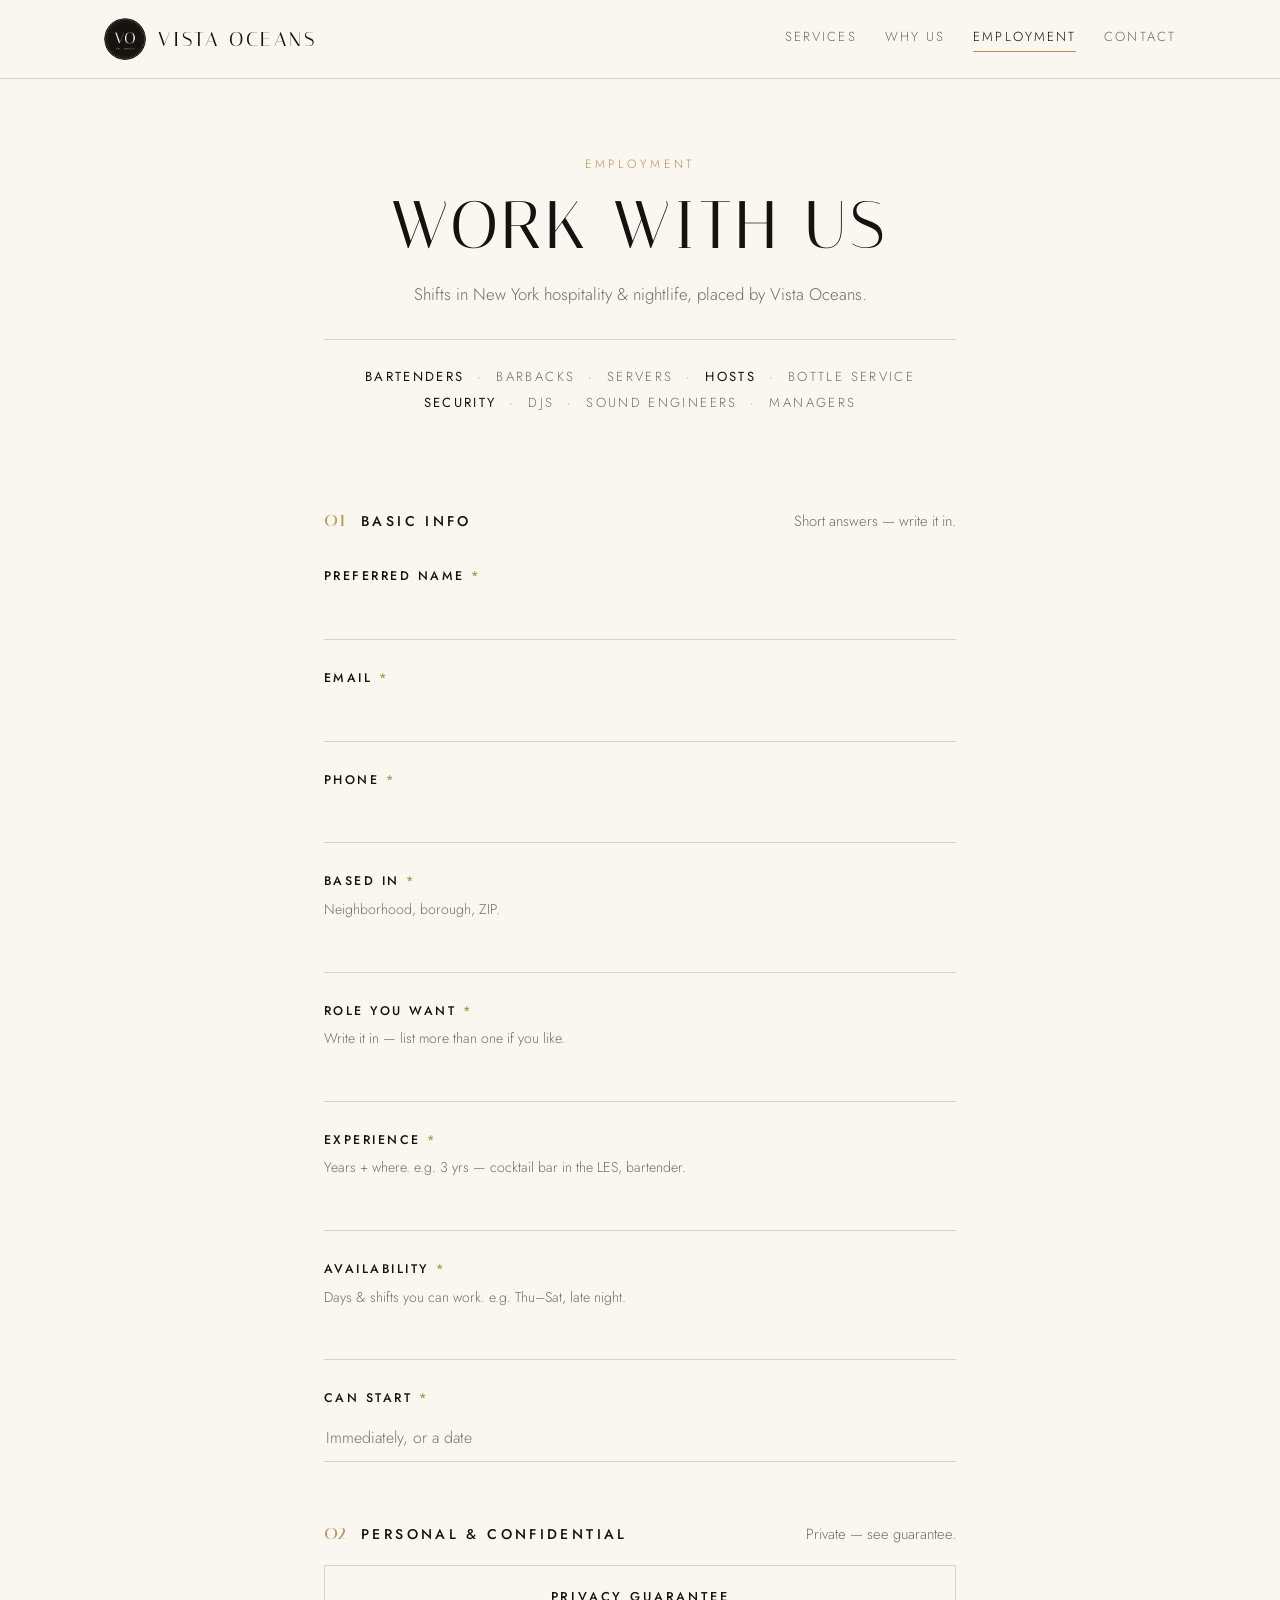
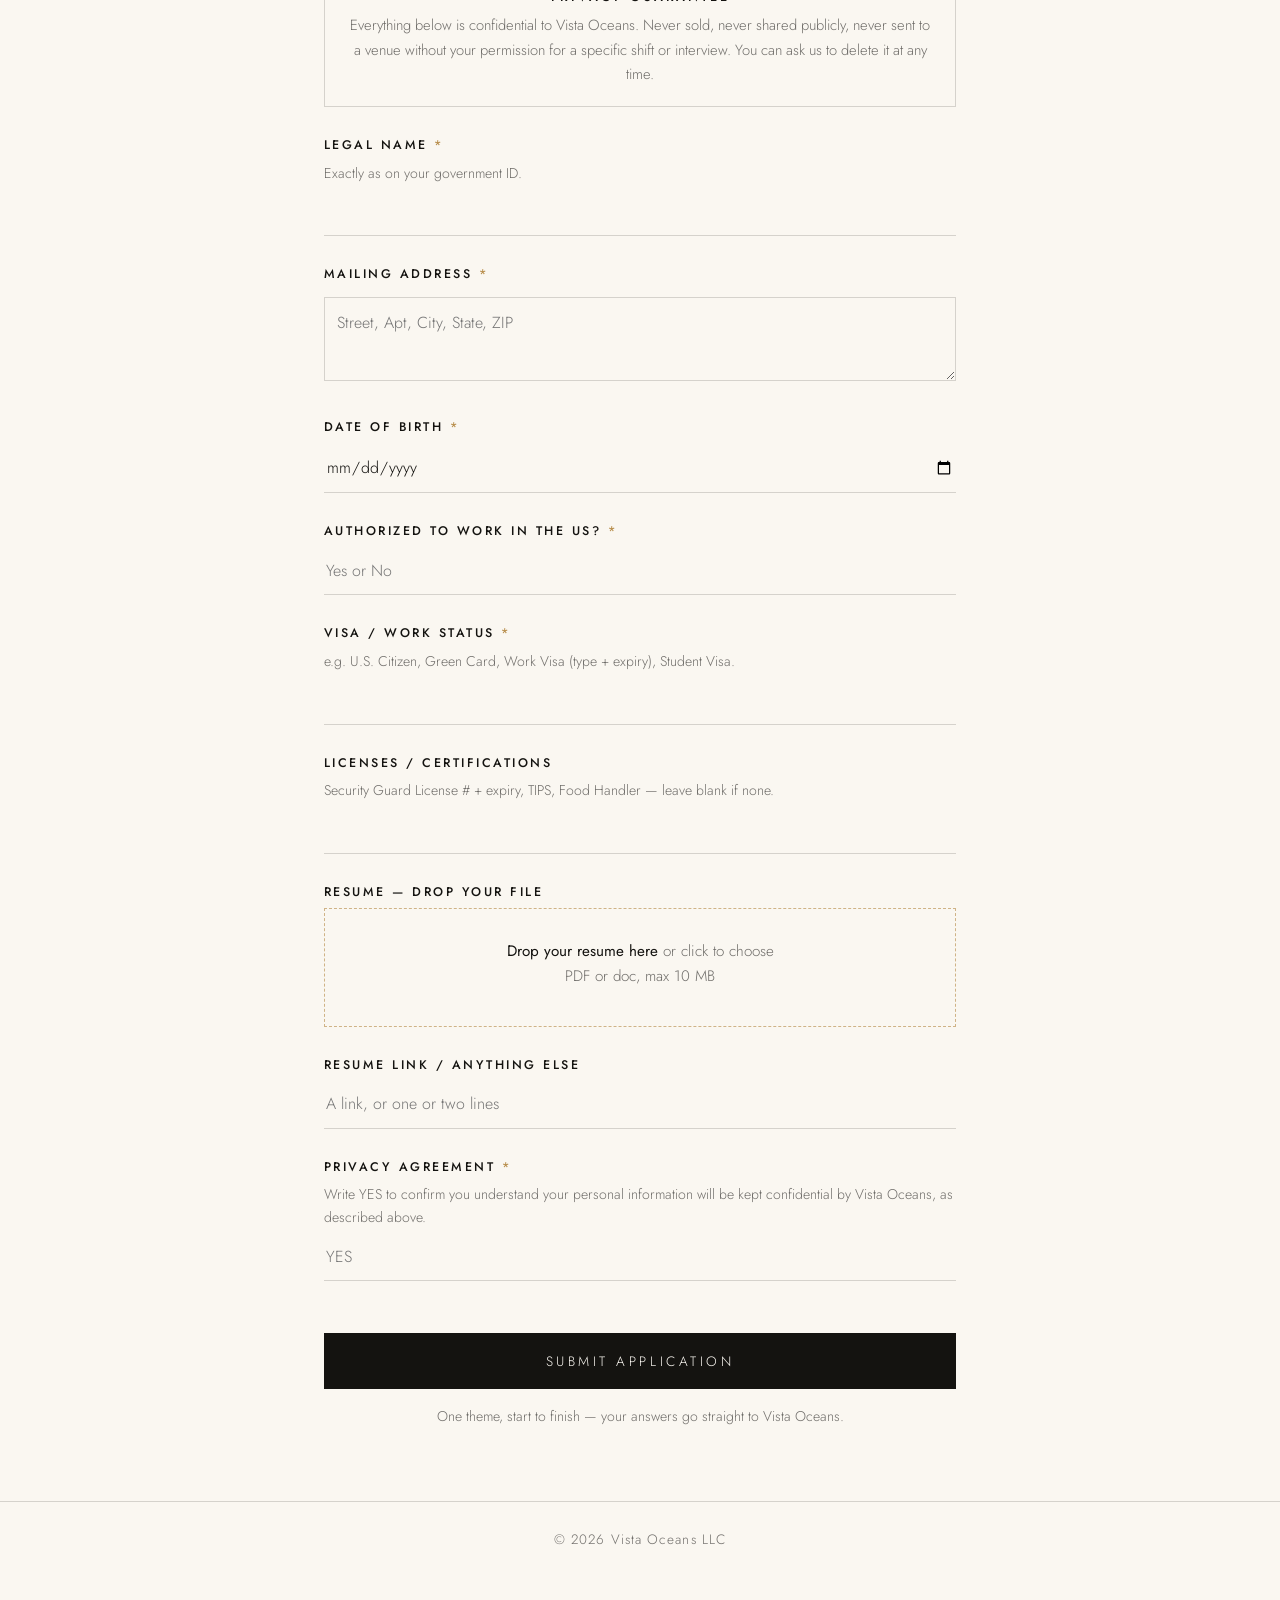
<file: jobs.html>
<!DOCTYPE html>
<html lang="en"><head><meta charset="UTF-8" />
<meta http-equiv="refresh" content="0; url=employment.html" />
<link rel="canonical" href="https://vista.genovesi.us/employment.html" />
<title>Employment — Vista Oceans</title></head>
<body><p><a href="employment.html">Employment — Vista Oceans</a></p></body></html>
</file>
<file: styles.css>
/* ============================================================
   Vista Oceans — Hospitality Consulting
   Design system: warm editorial luxury. Cream, ink, brass.
   ============================================================ */

:root {
  --ink: #171310;
  --ink-2: #241d16;
  --cream: #faf6ee;
  --cream-2: #f2eadd;
  --brass: #b9904f;
  --brass-deep: #96702f;
  --brass-light: #d9b878;
  --stone: #6f655a;
  --stone-light: #a89c8c;
  --line: rgba(23, 19, 16, 0.12);
  --line-light: rgba(250, 246, 238, 0.16);
  --font-display: "Italiana", Georgia, serif;
  --font-body: "Jost", -apple-system, "Segoe UI", sans-serif;
  --radius: 14px;
  --shadow: 0 24px 60px -24px rgba(23, 19, 16, 0.25);
  --max: 1180px;
}

*, *::before, *::after { box-sizing: border-box; margin: 0; padding: 0; }

html { scroll-behavior: smooth; }

body {
  font-family: var(--font-body);
  color: var(--ink);
  background: var(--cream);
  line-height: 1.65;
  font-size: 1.02rem;
  -webkit-font-smoothing: antialiased;
  overflow-x: hidden;
}

img { max-width: 100%; display: block; }

.container { width: min(var(--max), 92%); margin-inline: auto; }
.container.narrow { width: min(820px, 92%); }

h1, h2, h3 { font-family: var(--font-display); font-weight: 400; line-height: 1.14; letter-spacing: 0.015em; }
h1 { font-size: clamp(2.9rem, 6.6vw, 5.1rem); color: var(--cream); }
h2 { font-size: clamp(2.1rem, 4vw, 3.2rem); margin-bottom: 0.6em; }
h3 { font-size: 1.35rem; margin-bottom: 0.5em; }

p { margin-bottom: 1em; }

.eyebrow {
  font-family: var(--font-body);
  font-size: 0.78rem; font-weight: 500; letter-spacing: 0.3em;
  text-transform: uppercase; color: var(--brass-deep); margin-bottom: 1.1rem;
}
.eyebrow.light { color: var(--brass-light); }

.section { padding: clamp(4.5rem, 9vw, 7.5rem) 0; }
.section-sub { font-size: 1.12rem; color: var(--stone); max-width: 640px; margin-bottom: 3rem; }
.section-dark { background: var(--ink); color: var(--cream); }
.section-dark .section-sub { color: var(--stone-light); }
.section-dark h2 { color: var(--cream); }
.section-cream { background: var(--cream-2); }

.center { text-align: center; }

/* ---------- Buttons ---------- */
.btn {
  display: inline-block; padding: 0.95rem 2rem; border-radius: 999px;
  font-weight: 500; letter-spacing: 0.06em; font-size: 1rem; text-decoration: none; cursor: pointer;
  border: 1px solid transparent; transition: transform 0.25s ease, box-shadow 0.25s ease, background 0.25s ease, color 0.25s ease;
}
.btn:hover { transform: translateY(-2px); }
.btn-gold { background: linear-gradient(135deg, var(--brass-light), var(--brass)); color: var(--ink); box-shadow: 0 12px 30px -10px rgba(185, 144, 79, 0.55); }
.btn-gold:hover { box-shadow: 0 18px 36px -10px rgba(185, 144, 79, 0.65); }
.btn-ghost { border-color: rgba(250, 246, 238, 0.45); color: var(--cream); }
.btn-ghost:hover { background: rgba(250, 246, 238, 0.12); }
.btn-dark { background: var(--ink); color: var(--cream); }
.btn-dark:hover { background: var(--ink-2); }
.btn-outline-light { border-color: var(--line-light); color: var(--cream); width: 100%; text-align: center; }
.btn-outline-light:hover { background: rgba(250, 246, 238, 0.1); }
.btn-lg { padding: 1.1rem 2.6rem; font-size: 1.08rem; }

/* ---------- Header ---------- */
.site-header {
  position: fixed; inset: 0 0 auto 0; z-index: 100;
  transition: background 0.3s ease, box-shadow 0.3s ease, backdrop-filter 0.3s ease;
}
.site-header.scrolled {
  background: rgba(23, 19, 16, 0.88);
  backdrop-filter: blur(14px); -webkit-backdrop-filter: blur(14px);
  box-shadow: 0 10px 30px -12px rgba(0, 0, 0, 0.45);
}
.header-inner { display: flex; align-items: center; justify-content: space-between; padding: 1.1rem 0; }

.brand { display: flex; align-items: center; gap: 0.7rem; text-decoration: none; color: var(--cream); }
.brand-mark {
  width: 2.5rem; height: 2.5rem; border-radius: 50%;
  object-fit: cover; display: block;
  box-shadow: 0 0 0 1px rgba(217, 184, 120, 0.45);
}
.brand-text { font-family: var(--font-display); font-size: 1.28rem; font-weight: 400; letter-spacing: 0.24em; text-transform: uppercase; }
.brand-text em { font-family: "Cormorant Garamond", Georgia, serif; font-style: italic; text-transform: none; letter-spacing: 0.02em; color: var(--brass-light); }

.main-nav { display: flex; align-items: center; gap: 1.9rem; }
.main-nav a { color: var(--cream); text-decoration: none; font-size: 0.95rem; font-weight: 500; opacity: 0.88; transition: opacity 0.2s; }
.main-nav a:hover { opacity: 1; }
.nav-cta {
  border: 1px solid var(--brass); border-radius: 999px; padding: 0.6rem 1.35rem !important;
  color: var(--brass-light) !important; opacity: 1 !important;
}
.nav-cta:hover { background: var(--brass); color: var(--ink) !important; }

.nav-toggle { display: none; background: none; border: 0; cursor: pointer; padding: 0.5rem; }
.nav-toggle span { display: block; width: 26px; height: 2px; background: var(--cream); margin: 6px 0; transition: 0.3s; }

/* ---------- Hero ---------- */
.hero { position: relative; min-height: 100svh; display: flex; align-items: center; color: var(--cream); overflow: hidden; }
.hero-triskele {
  position: absolute; z-index: 1; pointer-events: none;
  width: min(620px, 78vw); right: -110px; top: 50%;
  transform: translateY(-50%); opacity: 0.15;
}
.triskele-watermark {
  position: absolute; pointer-events: none;
  width: 560px; max-width: 80vw; right: -150px; bottom: -150px;
  opacity: 0.055; z-index: 0;
}
#services { position: relative; overflow: hidden; }
#services .container { position: relative; z-index: 1; }
.ornament-mark { width: 56px; margin: 0 auto 1.5rem; opacity: 0.95; }
.footer-triskele {
  display: flex; align-items: center; gap: 1.4rem; justify-content: center;
  margin-bottom: 2.4rem;
}
.footer-triskele::before, .footer-triskele::after {
  content: ""; height: 1px; flex: 1; max-width: 340px;
  background: linear-gradient(90deg, transparent, rgba(217, 184, 120, 0.4), transparent);
}
.footer-triskele img { width: 46px; opacity: 0.9; }
.hero-bg {
  position: absolute; inset: 0;
  background: var(--ink-2) url("assets/hero.jpg") center/cover no-repeat;
}
.hero-overlay {
  position: absolute; inset: 0;
  background: linear-gradient(180deg, rgba(23,19,16,0.62) 0%, rgba(23,19,16,0.45) 45%, rgba(23,19,16,0.82) 100%);
}
.hero-content { position: relative; z-index: 2; padding: 8rem 0 5rem; max-width: 780px; }
.hero-sub { font-size: clamp(1.05rem, 2vw, 1.3rem); color: rgba(250, 246, 238, 0.88); max-width: 620px; margin: 1.4rem 0 2.2rem; }
.hero-ctas { display: flex; gap: 1rem; flex-wrap: wrap; margin-bottom: 2.6rem; }
.hero-trust { list-style: none; display: flex; gap: 1.8rem; flex-wrap: wrap; font-size: 0.92rem; color: var(--brass-light); font-weight: 500; }
.hero-trust li { display: flex; align-items: center; gap: 0.55rem; }
.hero-trust li::before { content: ""; width: 7px; height: 7px; border-radius: 50%; background: var(--brass); }

.scroll-hint { position: absolute; bottom: 2rem; left: 50%; transform: translateX(-50%); z-index: 2; opacity: 0.7; }
.scroll-hint span { display: block; width: 26px; height: 42px; border: 2px solid var(--cream); border-radius: 14px; position: relative; }
.scroll-hint span::after {
  content: ""; position: absolute; top: 8px; left: 50%; width: 4px; height: 8px; margin-left: -2px;
  border-radius: 2px; background: var(--cream); animation: scrollDot 1.8s infinite;
}
@keyframes scrollDot { 0% { opacity: 1; top: 8px; } 70% { opacity: 0; top: 20px; } 100% { opacity: 0; } }

/* ---------- Grids & cards ---------- */
.grid { display: grid; gap: 1.4rem; }
.grid-4 { grid-template-columns: repeat(4, 1fr); }
.grid-3 { grid-template-columns: repeat(3, 1fr); }

.card {
  background: #fff; border: 1px solid var(--line); border-radius: var(--radius);
  padding: 2rem 1.8rem; box-shadow: var(--shadow);
  transition: transform 0.3s ease, box-shadow 0.3s ease;
}
.card:hover { transform: translateY(-6px); }
.card p { color: var(--stone); font-size: 0.98rem; margin: 0; }

.card-dark { background: rgba(250, 246, 238, 0.045); border-color: var(--line-light); box-shadow: none; }
.card-dark:hover { background: rgba(250, 246, 238, 0.07); }

/* Staffing panel (full-width feature inside services) */
.staffing-panel {
  margin-top: 3rem;
  background: rgba(250, 246, 238, 0.045);
  border: 1px solid var(--line-light);
  border-left: 4px solid var(--brass);
  border-radius: 16px;
  padding: 2.5rem;
}
.staffing-panel .eyebrow { margin-bottom: 0.6rem; }
.staffing-panel h3 {
  font-family: var(--font-display);
  font-size: 2rem;
  color: var(--cream);
  margin: 0 0 0.8rem;
}
.staffing-intro p:last-child { color: var(--stone-light); max-width: 640px; margin: 0 0 1.8rem; }
.staffing-cols {
  display: grid;
  grid-template-columns: repeat(3, 1fr);
  gap: 2rem;
  margin-bottom: 2rem;
}
.staffing-col h4 {
  color: var(--brass-light);
  font-size: 1.05rem;
  margin: 0 0 0.5rem;
  letter-spacing: 0.04em;
  text-transform: uppercase;
}
.staffing-col p { color: var(--stone-light); margin: 0; }
.card-dark p { color: var(--stone-light); }
.card-dark h3 { color: var(--cream); }

.card-icon {
  width: 3rem; height: 3rem; border-radius: 12px; display: grid; place-items: center;
  background: linear-gradient(135deg, rgba(217,184,120,0.22), rgba(185,144,79,0.12));
  border: 1px solid rgba(185, 144, 79, 0.35); color: var(--brass-light); margin-bottom: 1.3rem;
}
.card-icon svg { width: 1.5rem; height: 1.5rem; }

/* ---------- Why us ---------- */
.why-grid { display: grid; grid-template-columns: 1.05fr 0.95fr; gap: clamp(2.5rem, 6vw, 5rem); align-items: center; }
.why-copy p { color: var(--stone); }
.why-list { list-style: none; margin: 2rem 0 2.4rem; display: grid; gap: 1.15rem; }
.why-list li { padding-left: 2rem; position: relative; color: var(--stone); }
.why-list li::before {
  content: "✓"; position: absolute; left: 0; top: 0.1rem;
  width: 1.35rem; height: 1.35rem; border-radius: 50%;
  background: var(--brass); color: var(--ink); font-size: 0.8rem; font-weight: 700;
  display: grid; place-items: center;
}
.why-list strong { color: var(--ink); }
.track-record {
  border: 1px solid var(--line); border-radius: 12px; padding: 1.2rem 1.4rem;
  margin: 0 0 2rem; background: rgba(185, 144, 79, 0.07);
}
.track-label {
  font-size: 0.75rem; font-weight: 700; letter-spacing: 0.18em; text-transform: uppercase;
  color: var(--brass-deep); margin-bottom: 0.5rem;
}
.track-names { font-family: var(--font-display); font-size: 1.08rem; margin: 0; color: var(--ink); }
.why-media { position: relative; }
.why-media img { border-radius: var(--radius); box-shadow: var(--shadow); aspect-ratio: 4/5; object-fit: cover; width: 100%; }
.why-caption {
  position: absolute; left: 1.4rem; right: 1.4rem; bottom: 1.4rem;
  background: rgba(23, 19, 16, 0.82); backdrop-filter: blur(10px);
  border: 1px solid var(--line-light); border-radius: 10px; padding: 1.1rem 1.3rem; color: var(--cream);
}
.why-caption p { margin: 0; }
.why-caption-title { font-family: var(--font-display); font-size: 1.1rem; }
.why-caption-sub { font-size: 0.88rem; color: var(--stone-light); }

/* ---------- Process ---------- */
.process { list-style: none; display: grid; grid-template-columns: repeat(4, 1fr); gap: 1.4rem; margin: 3rem 0; counter-reset: step; }
.process li {
  background: #fff; border: 1px solid var(--line); border-radius: var(--radius);
  padding: 2rem 1.6rem; position: relative; box-shadow: var(--shadow);
}
.process-num {
  font-family: var(--font-display); font-size: 2.6rem; color: var(--brass);
  display: block; margin-bottom: 0.6rem; line-height: 1;
}
.process p { color: var(--stone); font-size: 0.95rem; margin: 0; }

/* ---------- Pricing ---------- */
.price-card {
  background: rgba(250, 246, 238, 0.045); border: 1px solid var(--line-light);
  border-radius: var(--radius); padding: 2.4rem 2rem; display: flex; flex-direction: column;
  position: relative; transition: transform 0.3s ease;
}
.price-card:hover { transform: translateY(-6px); }
.price-card h3 { color: var(--cream); font-size: 1.6rem; }
.price-desc { color: var(--stone-light); font-size: 0.98rem; margin-bottom: 1.4rem; }
.price-card ul { list-style: none; margin-bottom: 1.8rem; display: grid; gap: 0.7rem; flex: 1; }
.price-card ul li { padding-left: 1.7rem; position: relative; font-size: 0.95rem; color: rgba(250,246,238,0.85); }
.price-card ul li::before { content: "—"; position: absolute; left: 0; color: var(--brass-light); }
.price-note { font-size: 0.88rem; color: var(--brass-light); font-weight: 600; margin-bottom: 1.4rem; }
.price-featured { background: linear-gradient(160deg, rgba(185,144,79,0.16), rgba(185,144,79,0.05)); border-color: var(--brass); }
.price-badge {
  position: absolute; top: -0.9rem; left: 50%; transform: translateX(-50%);
  background: linear-gradient(135deg, var(--brass-light), var(--brass)); color: var(--ink);
  font-size: 0.75rem; font-weight: 700; letter-spacing: 0.08em; text-transform: uppercase;
  padding: 0.35rem 1.1rem; border-radius: 999px; white-space: nowrap;
}
.fineprint { text-align: center; color: var(--stone-light); font-size: 0.92rem; margin-top: 2.4rem; }

/* ---------- Testimonials ---------- */
.quote {
  background: #fff; border: 1px solid var(--line); border-radius: var(--radius);
  padding: 2.2rem 2rem; box-shadow: var(--shadow); display: flex; flex-direction: column; gap: 1.4rem;
}
.quote blockquote { font-family: var(--font-display); font-size: 1.25rem; line-height: 1.45; flex: 1; }
.quote blockquote::before { content: "“"; color: var(--brass); font-size: 2.4rem; line-height: 0; display: block; margin-bottom: 0.6rem; }
.quote figcaption strong { display: block; font-size: 0.95rem; }
.quote figcaption span { font-size: 0.88rem; color: var(--stone); }

/* ---------- FAQ ---------- */
.faq { display: grid; gap: 0.9rem; margin-top: 2.6rem; }
.faq details {
  background: #fff; border: 1px solid var(--line); border-radius: 12px;
  padding: 1.3rem 1.6rem; cursor: pointer; transition: box-shadow 0.25s ease;
}
.faq details[open] { box-shadow: var(--shadow); }
.faq summary {
  font-family: var(--font-display); font-size: 1.18rem; font-weight: 500;
  list-style: none; display: flex; justify-content: space-between; align-items: center; gap: 1rem;
}
.faq summary::-webkit-details-marker { display: none; }
.faq summary::after {
  content: "+"; font-size: 1.6rem; color: var(--brass-deep); font-weight: 400;
  transition: transform 0.25s ease; flex-shrink: 0;
}
.faq details[open] summary::after { transform: rotate(45deg); }
.faq details p { color: var(--stone); margin: 0.9rem 0 0.2rem; font-size: 0.99rem; }

/* ---------- CTA band ---------- */
.cta-band {
  background: linear-gradient(140deg, var(--ink-2), var(--ink));
  color: var(--cream); padding: clamp(4rem, 8vw, 6rem) 0; position: relative; overflow: hidden;
}
.cta-band::before {
  content: ""; position: absolute; inset: 0; opacity: 0.14;
  background: radial-gradient(600px 300px at 20% 20%, var(--brass-light), transparent),
              radial-gradient(500px 300px at 85% 80%, var(--brass), transparent);
}
.cta-band .container { position: relative; }
.cta-band h2 { color: var(--cream); }
.cta-band p { color: var(--stone-light); max-width: 600px; margin: 0 auto 2.2rem; font-size: 1.1rem; }

/* ---------- Contact ---------- */
.contact-grid { display: grid; grid-template-columns: 0.9fr 1.1fr; gap: clamp(2.5rem, 6vw, 5rem); align-items: start; }
.contact-copy p { color: var(--stone); }
.contact-details { list-style: none; margin: 2rem 0; display: grid; gap: 1rem; }
.contact-details li { display: grid; gap: 0.15rem; }
.contact-details strong { font-size: 0.8rem; text-transform: uppercase; letter-spacing: 0.14em; color: var(--brass-deep); }
.contact-details a { color: var(--ink); font-weight: 600; text-decoration: none; font-size: 1.1rem; }
.contact-details a:hover { color: var(--brass-deep); }
.confidential-note {
  border-left: 3px solid var(--brass); padding-left: 1rem; font-size: 0.92rem;
  color: var(--stone); font-style: italic;
}

.contact-form {
  background: #fff; border: 1px solid var(--line); border-radius: var(--radius);
  padding: clamp(1.6rem, 3.5vw, 2.6rem); box-shadow: var(--shadow);
}
.form-row { display: grid; grid-template-columns: 1fr 1fr; gap: 1rem; }
.form-field { display: grid; gap: 0.45rem; margin-bottom: 1.1rem; }
.form-field label { font-size: 0.85rem; font-weight: 600; letter-spacing: 0.02em; }
.form-field input, .form-field select, .form-field textarea {
  font: inherit; padding: 0.85rem 1rem; border: 1px solid var(--line); border-radius: 10px;
  background: var(--cream); color: var(--ink); width: 100%; transition: border-color 0.2s, box-shadow 0.2s;
}
.form-field input:focus, .form-field select:focus, .form-field textarea:focus {
  outline: none; border-color: var(--brass); box-shadow: 0 0 0 3px rgba(185, 144, 79, 0.18);
}
.form-field textarea { resize: vertical; min-height: 120px; }
.contact-form .btn { width: 100%; margin-top: 0.4rem; }
.form-note { text-align: center; font-size: 0.85rem; color: var(--stone); margin: 0.9rem 0 0; }

/* ---------- Footer ---------- */
.site-footer { background: var(--ink); color: var(--stone-light); padding: 3.2rem 0 2rem; }
.footer-inner { display: grid; grid-template-columns: 1fr auto 1fr; gap: 2rem; align-items: center; }
.footer-brand { display: flex; align-items: center; gap: 0.8rem; color: var(--cream); }
.footer-brand p { margin: 0; font-size: 0.95rem; line-height: 1.4; }
.footer-nav { display: flex; gap: 1.5rem; flex-wrap: wrap; justify-content: center; }
.footer-nav a { color: var(--stone-light); text-decoration: none; font-size: 0.9rem; }
.footer-nav a:hover { color: var(--brass-light); }
.footer-fine { text-align: right; font-size: 0.85rem; margin: 0; }

/* ---------- Sticky mobile CTA ---------- */
.sticky-cta {
  display: none; position: fixed; bottom: 1rem; left: 1rem; right: 1rem; z-index: 90;
  background: linear-gradient(135deg, var(--brass-light), var(--brass)); color: var(--ink);
  text-align: center; font-weight: 700; padding: 1rem; border-radius: 999px; text-decoration: none;
  box-shadow: 0 14px 34px -10px rgba(0, 0, 0, 0.5);
  opacity: 0; transform: translateY(16px); transition: opacity 0.3s, transform 0.3s; pointer-events: none;
}
.sticky-cta.visible { opacity: 1; transform: none; pointer-events: auto; }

/* ---------- Reveal animations ---------- */
.reveal { opacity: 0; transform: translateY(28px); transition: opacity 0.8s ease, transform 0.8s ease; }
.reveal.in { opacity: 1; transform: none; }
@media (prefers-reduced-motion: reduce) {
  .reveal { opacity: 1; transform: none; transition: none; }
  html { scroll-behavior: auto; }
}

/* ---------- Responsive ---------- */
@media (max-width: 1020px) {
  .grid-4 { grid-template-columns: repeat(2, 1fr); }
  .grid-3 { grid-template-columns: repeat(2, 1fr); }
  .staffing-cols { grid-template-columns: 1fr; }
  .process { grid-template-columns: repeat(2, 1fr); }
  .why-grid, .contact-grid { grid-template-columns: 1fr; }
  .why-media img { aspect-ratio: 16/10; }
  .footer-inner { grid-template-columns: 1fr; text-align: center; justify-items: center; }
  .footer-fine { text-align: center; }
}

@media (max-width: 760px) {
  .main-nav {
    position: fixed; inset: 0 0 0 auto; width: min(78vw, 320px); z-index: 99;
    background: var(--ink-2); flex-direction: column; align-items: flex-start;
    padding: 5.5rem 2rem 2rem; gap: 1.4rem;
    transform: translateX(100%); transition: transform 0.35s ease;
    box-shadow: -20px 0 50px rgba(0,0,0,0.4);
  }
  .main-nav.open { transform: none; }
  .main-nav a { font-size: 1.1rem; }
  .nav-toggle { display: block; z-index: 100; position: relative; }
  .nav-toggle.active span:nth-child(1) { transform: translateY(8px) rotate(45deg); }
  .nav-toggle.active span:nth-child(2) { opacity: 0; }
  .nav-toggle.active span:nth-child(3) { transform: translateY(-8px) rotate(-45deg); }
  .hero-triskele { right: -170px; opacity: 0.1; }
  .grid-4, .grid-3, .process { grid-template-columns: 1fr; }
  .staffing-cols { grid-template-columns: 1fr; }
  .staffing-panel { padding: 1.75rem; }
  .form-row { grid-template-columns: 1fr; }
  .hero-content { padding-top: 7rem; }
  .sticky-cta { display: block; }
}
</file>
